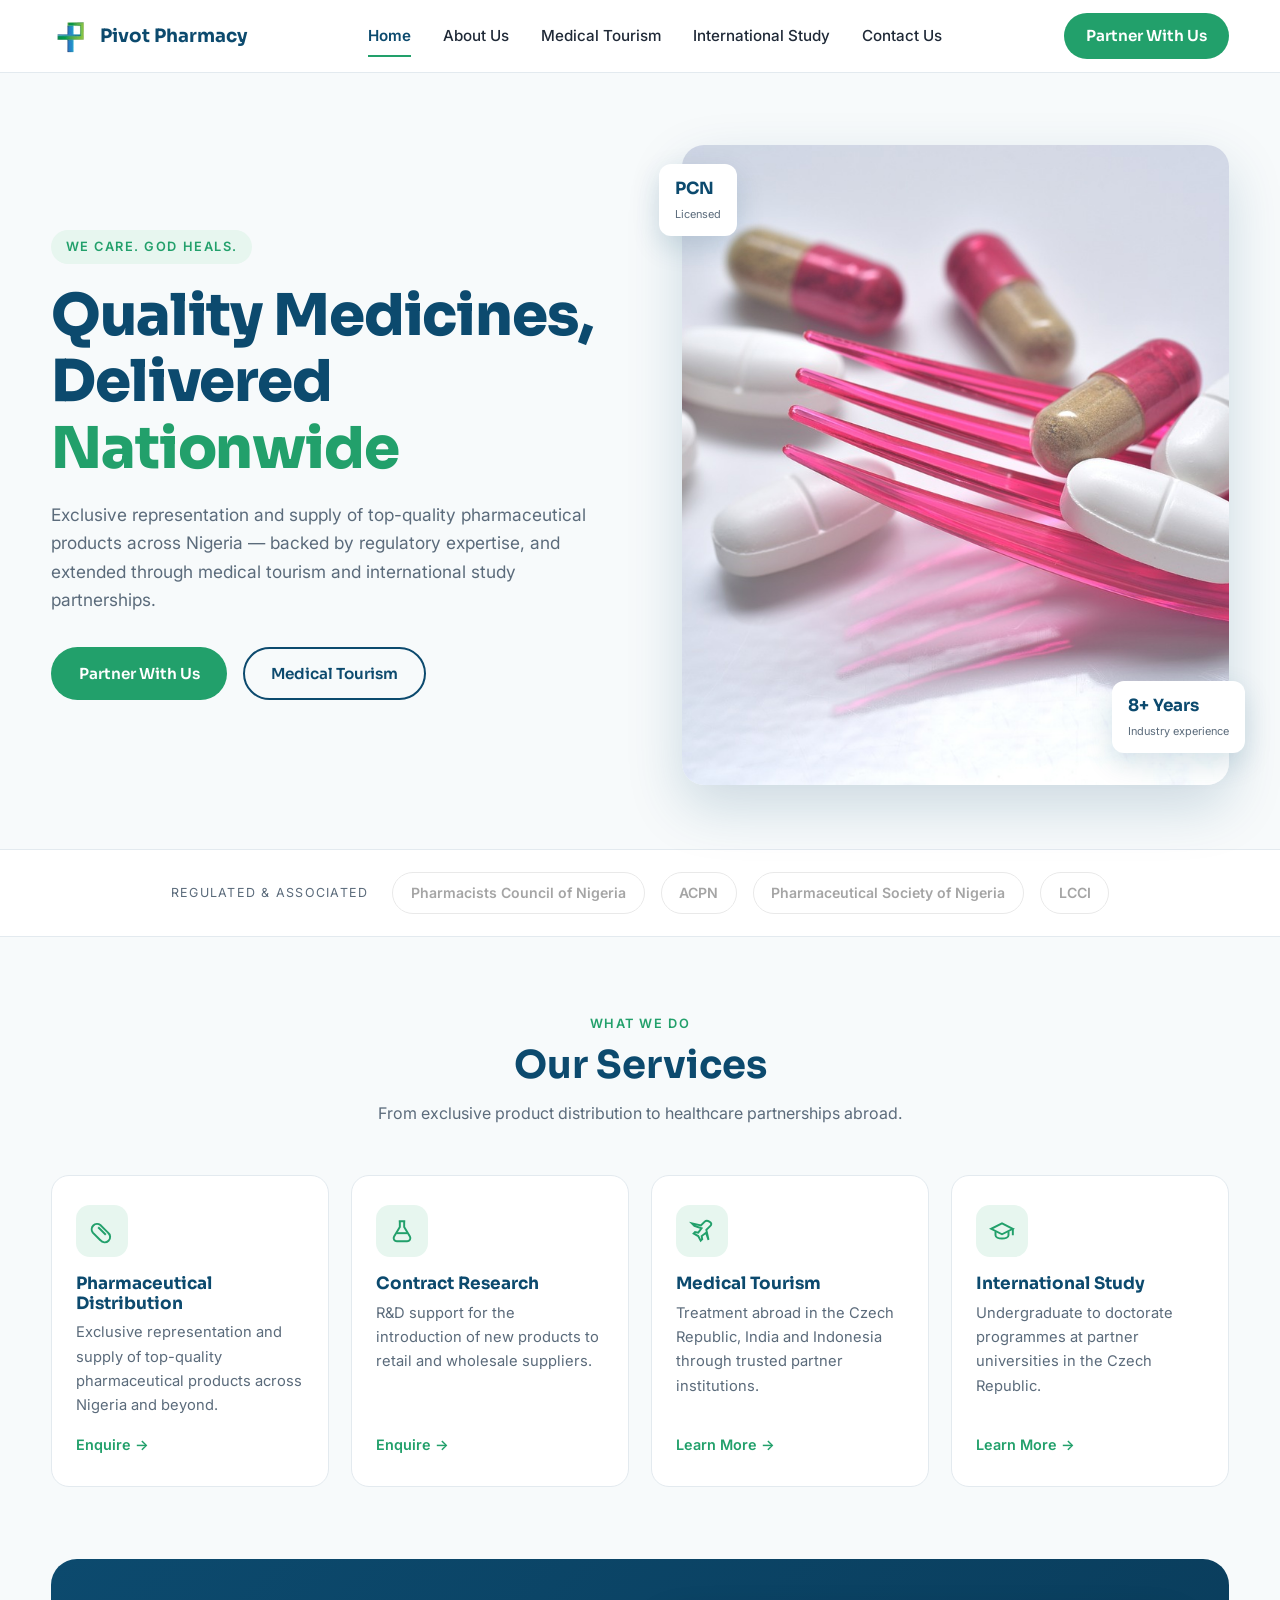
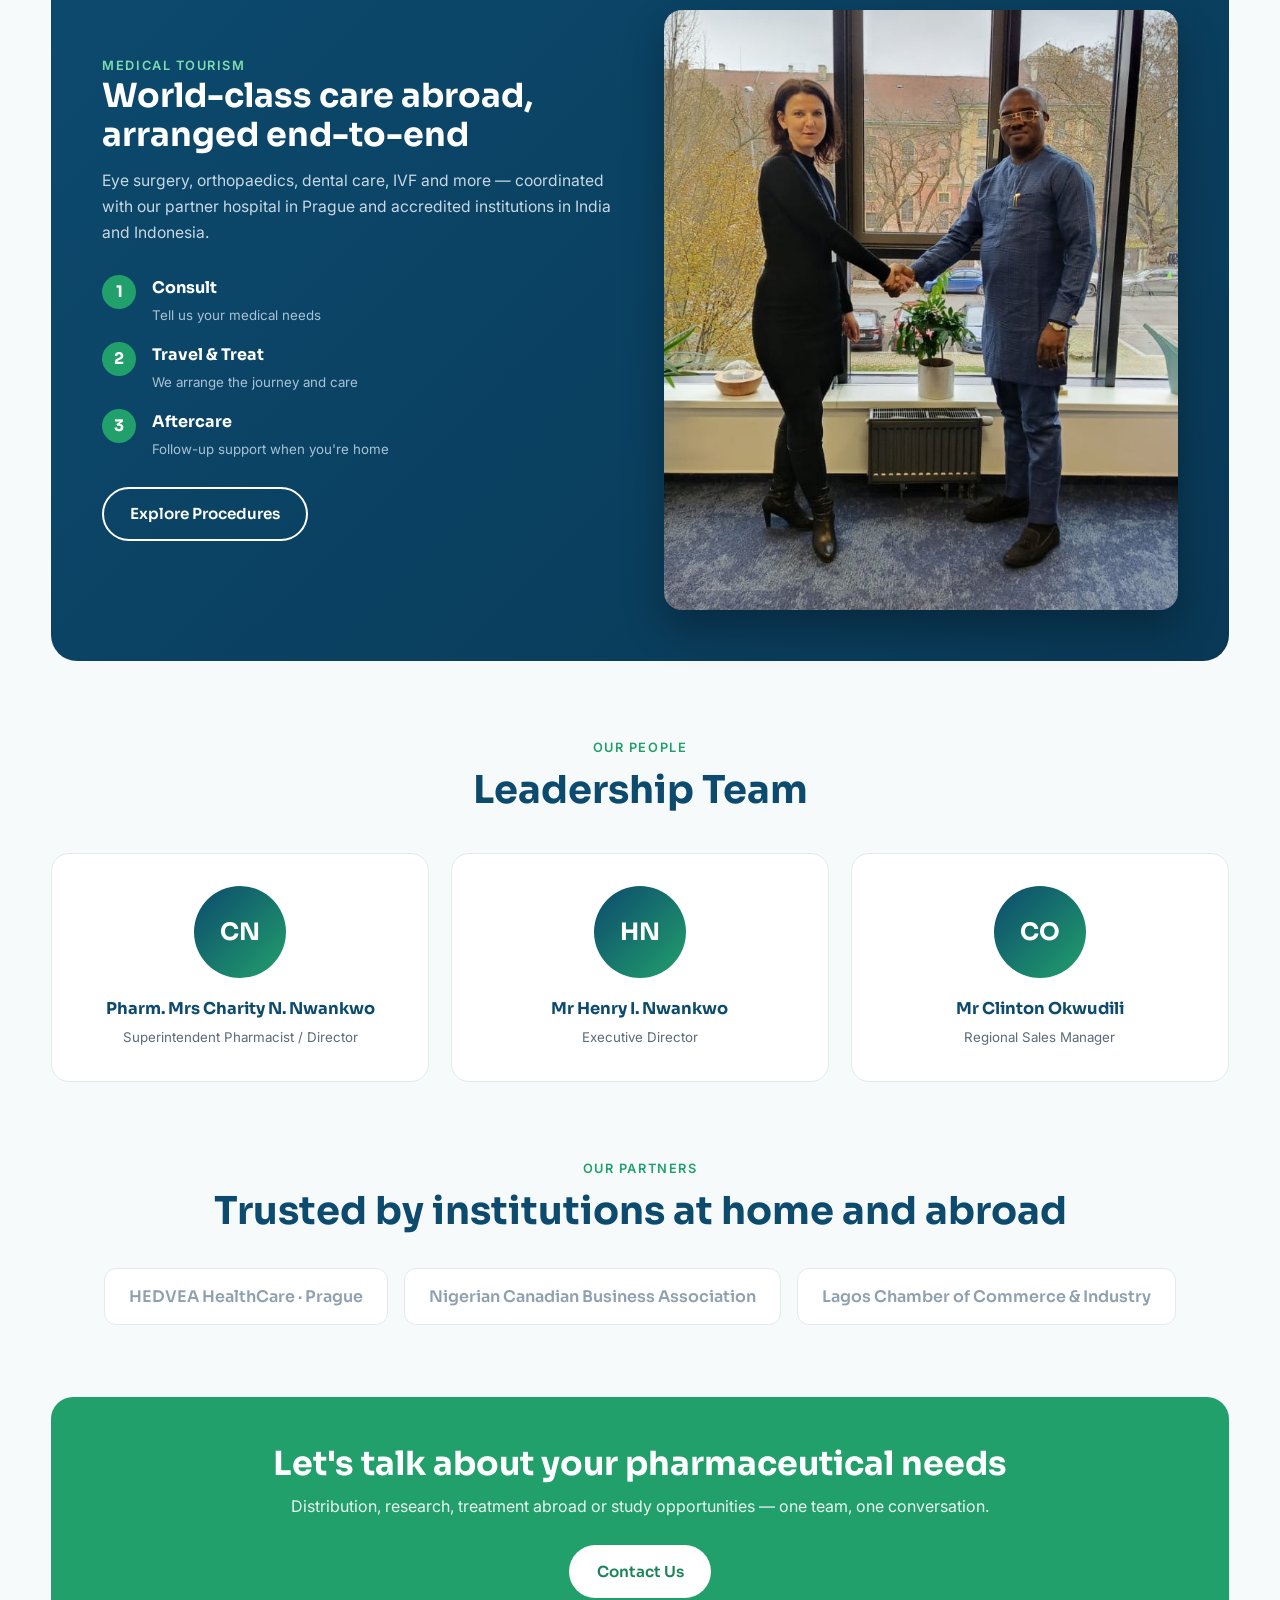
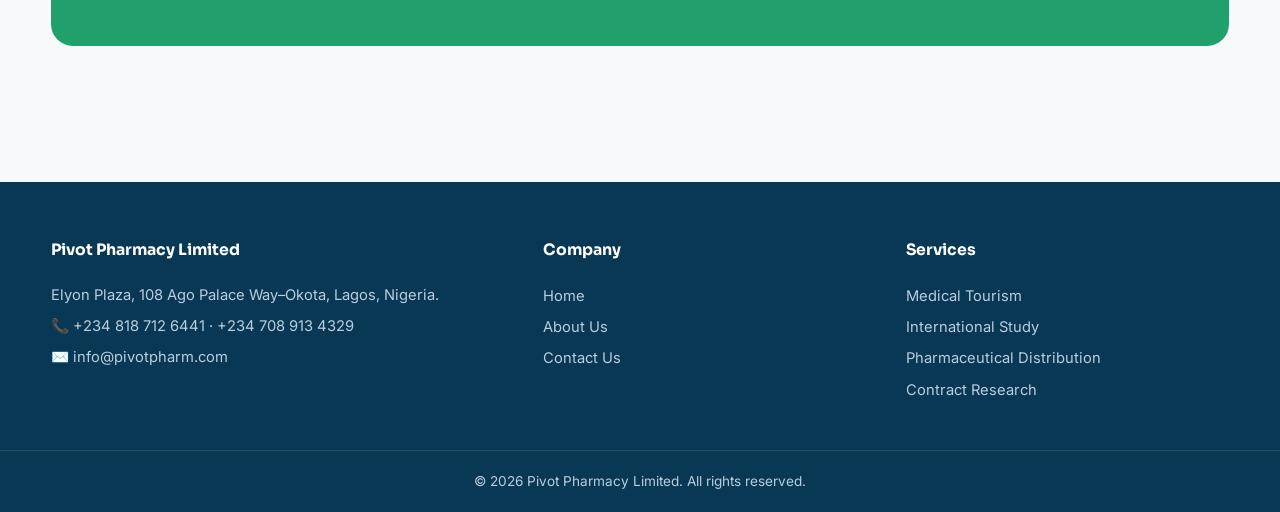
<file: index.html>
<!DOCTYPE html>
<html lang="en">
<head>
<meta charset="UTF-8">
<meta name="viewport" content="width=device-width, initial-scale=1.0">
<title>Pivot Pharmacy Ltd | Pharmaceutical Distribution, Medical Tourism & International Study — Lagos, Nigeria</title>
<meta name="description" content="Pivot Pharmacy Ltd supplies top-quality pharmaceutical products across Nigeria, and arranges medical treatment abroad and international study placements in the Czech Republic.">
<link rel="canonical" href="https://pivotpharmacy.topservice.ng/">
<!-- Open Graph / social -->
<meta property="og:type" content="website">
<meta property="og:site_name" content="Pivot Pharmacy">
<meta property="og:title" content="Pivot Pharmacy Ltd — Quality Medicines, Delivered Nationwide">
<meta property="og:description" content="Pharmaceutical distribution across Nigeria, medical tourism to the Czech Republic, India & Indonesia, and international study placements.">
<meta property="og:url" content="https://pivotpharmacy.topservice.ng/">
<meta property="og:image" content="https://pivotpharmacy.topservice.ng/assets/hero.jpg">
<meta name="twitter:card" content="summary_large_image">
<meta name="theme-color" content="#0C4A6E">
<link rel="icon" type="image/png" href="assets/logo.png">
<link rel="apple-touch-icon" href="assets/logo.png">
<link rel="preconnect" href="https://fonts.googleapis.com">
<link rel="preconnect" href="https://fonts.gstatic.com" crossorigin>
<link href="https://fonts.googleapis.com/css2?family=Sora:wght@500;600;700;800&family=Inter:wght@400;500;600&display=swap" rel="stylesheet">
<link rel="stylesheet" href="assets/style.css">
<!-- JSON-LD structured data -->
<script type="application/ld+json">
{
  "@context":"https://schema.org",
  "@type":"MedicalBusiness",
  "name":"Pivot Pharmacy Limited",
  "url":"https://pivotpharmacy.topservice.ng/",
  "logo":"https://pivotpharmacy.topservice.ng/assets/logo.png",
  "address":{"@type":"PostalAddress","streetAddress":"Elyon Plaza, 108 Ago Palace Way, Okota","addressLocality":"Lagos","addressCountry":"NG"},
  "telephone":"+2348187126441",
  "email":"info@pivotpharm.com"
}
</script>
</head>
<body>

<header>
  <div class="wrap nav">
    <a href="/" class="brand"><img src="assets/logo.png" alt="Pivot Pharmacy logo"><span>Pivot Pharmacy</span></a>
    <nav class="menu" id="menu" aria-label="Main navigation">
      <a href="/" class="active" aria-current="page">Home</a>
      <a href="about">About Us</a>
      <a href="medical-tourism">Medical Tourism</a>
      <a href="international-study">International Study</a>
      <a href="contact">Contact Us</a>
    </nav>
    <a href="contact" class="btn btn-green">Partner With Us</a>
    <button class="burger" id="burger" aria-label="Menu" aria-expanded="false">☰</button>
  </div>
</header>

<main>
<div class="wrap">
  <div class="hero">
    <div class="hero-grid">
      <div>
        <span class="eyebrow">We care. God heals.</span>
        <h1>Quality Medicines,<br>Delivered <em>Nationwide</em></h1>
        <p class="lede">Exclusive representation and supply of top-quality pharmaceutical products across Nigeria — backed by regulatory expertise, and extended through medical tourism and international study partnerships.</p>
        <div class="hero-cta">
          <a href="contact" class="btn btn-green">Partner With Us</a>
          <a href="medical-tourism" class="btn btn-outline">Medical Tourism</a>
        </div>
      </div>
      <div class="hero-photo">
        <img src="assets/hero.jpg" alt="Quality pharmaceutical products supplied by Pivot Pharmacy" width="800" height="640" fetchpriority="high">
        <div class="chip c1"><b>PCN</b><small>Licensed</small></div>
        <div class="chip c2"><b>8+ Years</b><small>Industry experience</small></div>
      </div>
    </div>
  </div>
</div>

<div class="trust">
  <div class="wrap">
    <span class="k">Regulated &amp; Associated</span>
    <span class="badge">Pharmacists Council of Nigeria</span>
    <span class="badge">ACPN</span>
    <span class="badge">Pharmaceutical Society of Nigeria</span>
    <span class="badge">LCCI</span>
  </div>
</div>

<div class="wrap">
  <section>
    <div class="center">
      <span class="sec-tag">What we do</span>
      <h2 class="sec-title">Our Services</h2>
      <p class="sec-sub">From exclusive product distribution to healthcare partnerships abroad.</p>
    </div>
    <div class="cards">
      <div class="card">
        <div class="ic"><svg viewBox="0 0 24 24"><path d="M10.5 20.5 3.5 13.5a5 5 0 0 1 7-7l7 7a5 5 0 1 1-7 7Z"/><path d="m8.5 8.5 7 7"/></svg></div>
        <h3>Pharmaceutical Distribution</h3>
        <p>Exclusive representation and supply of top-quality pharmaceutical products across Nigeria and beyond.</p>
        <a class="more" href="contact">Enquire →</a>
      </div>
      <div class="card">
        <div class="ic"><svg viewBox="0 0 24 24"><path d="M9 3h6M10 3v5.3L4.7 17a3 3 0 0 0 2.6 4.5h9.4a3 3 0 0 0 2.6-4.5L14 8.3V3"/><path d="M7 14h10"/></svg></div>
        <h3>Contract Research</h3>
        <p>R&amp;D support for the introduction of new products to retail and wholesale suppliers.</p>
        <a class="more" href="contact">Enquire →</a>
      </div>
      <div class="card">
        <div class="ic"><svg viewBox="0 0 24 24"><path d="M17.8 19.2 16 11l3.5-3.5c1.5-1.5 1.5-3-.7-4.2-2.2-1.5-3.3-1-4.3 0L11 6.8l-8.2-1.8L5 7.2l6.6 2.3-3.1 4-2.9-.5-1.3 1.4 4.2 2.3 2.3 4.2 1.4-1.3-.5-2.9 4-3.1 2.3 6.6z"/></svg></div>
        <h3>Medical Tourism</h3>
        <p>Treatment abroad in the Czech Republic, India and Indonesia through trusted partner institutions.</p>
        <a class="more" href="medical-tourism">Learn More →</a>
      </div>
      <div class="card">
        <div class="ic"><svg viewBox="0 0 24 24"><path d="M22 10 12 5 2 10l10 5 10-5Z"/><path d="M6 12.5V16c0 1.7 2.7 3 6 3s6-1.3 6-3v-3.5M22 10v6"/></svg></div>
        <h3>International Study</h3>
        <p>Undergraduate to doctorate programmes at partner universities in the Czech Republic.</p>
        <a class="more" href="international-study">Learn More →</a>
      </div>
    </div>
  </section>

  <section style="padding-top:0">
    <div class="band">
      <div>
        <span class="sec-tag" style="color:#7DDBB0">Medical Tourism</span>
        <h2>World-class care abroad, arranged end-to-end</h2>
        <p>Eye surgery, orthopaedics, dental care, IVF and more — coordinated with our partner hospital in Prague and accredited institutions in India and Indonesia.</p>
        <div class="steps">
          <div class="step"><span class="n">1</span><div><b>Consult</b><small>Tell us your medical needs</small></div></div>
          <div class="step"><span class="n">2</span><div><b>Travel &amp; Treat</b><small>We arrange the journey and care</small></div></div>
          <div class="step"><span class="n">3</span><div><b>Aftercare</b><small>Follow-up support when you're home</small></div></div>
        </div>
        <p style="margin-top:1.6rem"><a href="medical-tourism" class="btn btn-outline">Explore Procedures</a></p>
      </div>
      <img src="assets/prague.jpg" alt="HEDVEA HealthCare, our partner hospital in Prague, Czech Republic" loading="lazy" width="800" height="600">
    </div>
  </section>

  <section style="padding-top:0">
    <div class="center">
      <span class="sec-tag">Our people</span>
      <h2 class="sec-title">Leadership Team</h2>
    </div>
    <div class="team">
      <div class="member"><div class="avatar" aria-hidden="true">CN</div><b>Pharm. Mrs Charity N. Nwankwo</b><small>Superintendent Pharmacist / Director</small></div>
      <div class="member"><div class="avatar" aria-hidden="true">HN</div><b>Mr Henry I. Nwankwo</b><small>Executive Director</small></div>
      <div class="member"><div class="avatar" aria-hidden="true">CO</div><b>Mr Clinton Okwudili</b><small>Regional Sales Manager</small></div>
    </div>
  </section>

  <section style="padding-top:0" class="center">
    <span class="sec-tag">Our Partners</span>
    <h2 class="sec-title">Trusted by institutions at home and abroad</h2>
    <div class="logo-strip">
      <span class="logo-chip">HEDVEA HealthCare · Prague</span>
      <span class="logo-chip">Nigerian Canadian Business Association</span>
      <span class="logo-chip">Lagos Chamber of Commerce &amp; Industry</span>
    </div>
  </section>

  <section style="padding-top:0">
    <div class="cta">
      <h2>Let's talk about your pharmaceutical needs</h2>
      <p>Distribution, research, treatment abroad or study opportunities — one team, one conversation.</p>
      <a href="contact" class="btn btn-white">Contact Us</a>
    </div>
  </section>
</div>
</main>

<footer>
  <div class="wrap foot">
    <div>
      <h4>Pivot Pharmacy Limited</h4>
      <p>Elyon Plaza, 108 Ago Palace Way–Okota, Lagos, Nigeria.</p>
      <p>📞 <a href="tel:+2348187126441" style="display:inline;color:#B9CEDD">+234 818 712 6441</a> · <a href="tel:+2347089134329" style="display:inline;color:#B9CEDD">+234 708 913 4329</a></p>
      <p>✉️ <a href="mailto:info@pivotpharm.com" style="display:inline;color:#B9CEDD">info@pivotpharm.com</a></p>
    </div>
    <div>
      <h4>Company</h4>
      <a href="/">Home</a><a href="about">About Us</a><a href="contact">Contact Us</a>
    </div>
    <div>
      <h4>Services</h4>
      <a href="medical-tourism">Medical Tourism</a><a href="international-study">International Study</a><a href="contact">Pharmaceutical Distribution</a><a href="contact">Contract Research</a>
    </div>
  </div>
  <div class="copy">© 2026 Pivot Pharmacy Limited. All rights reserved.</div>
</footer>

<script src="assets/main.js" defer></script>
</body>
</html>
</file>
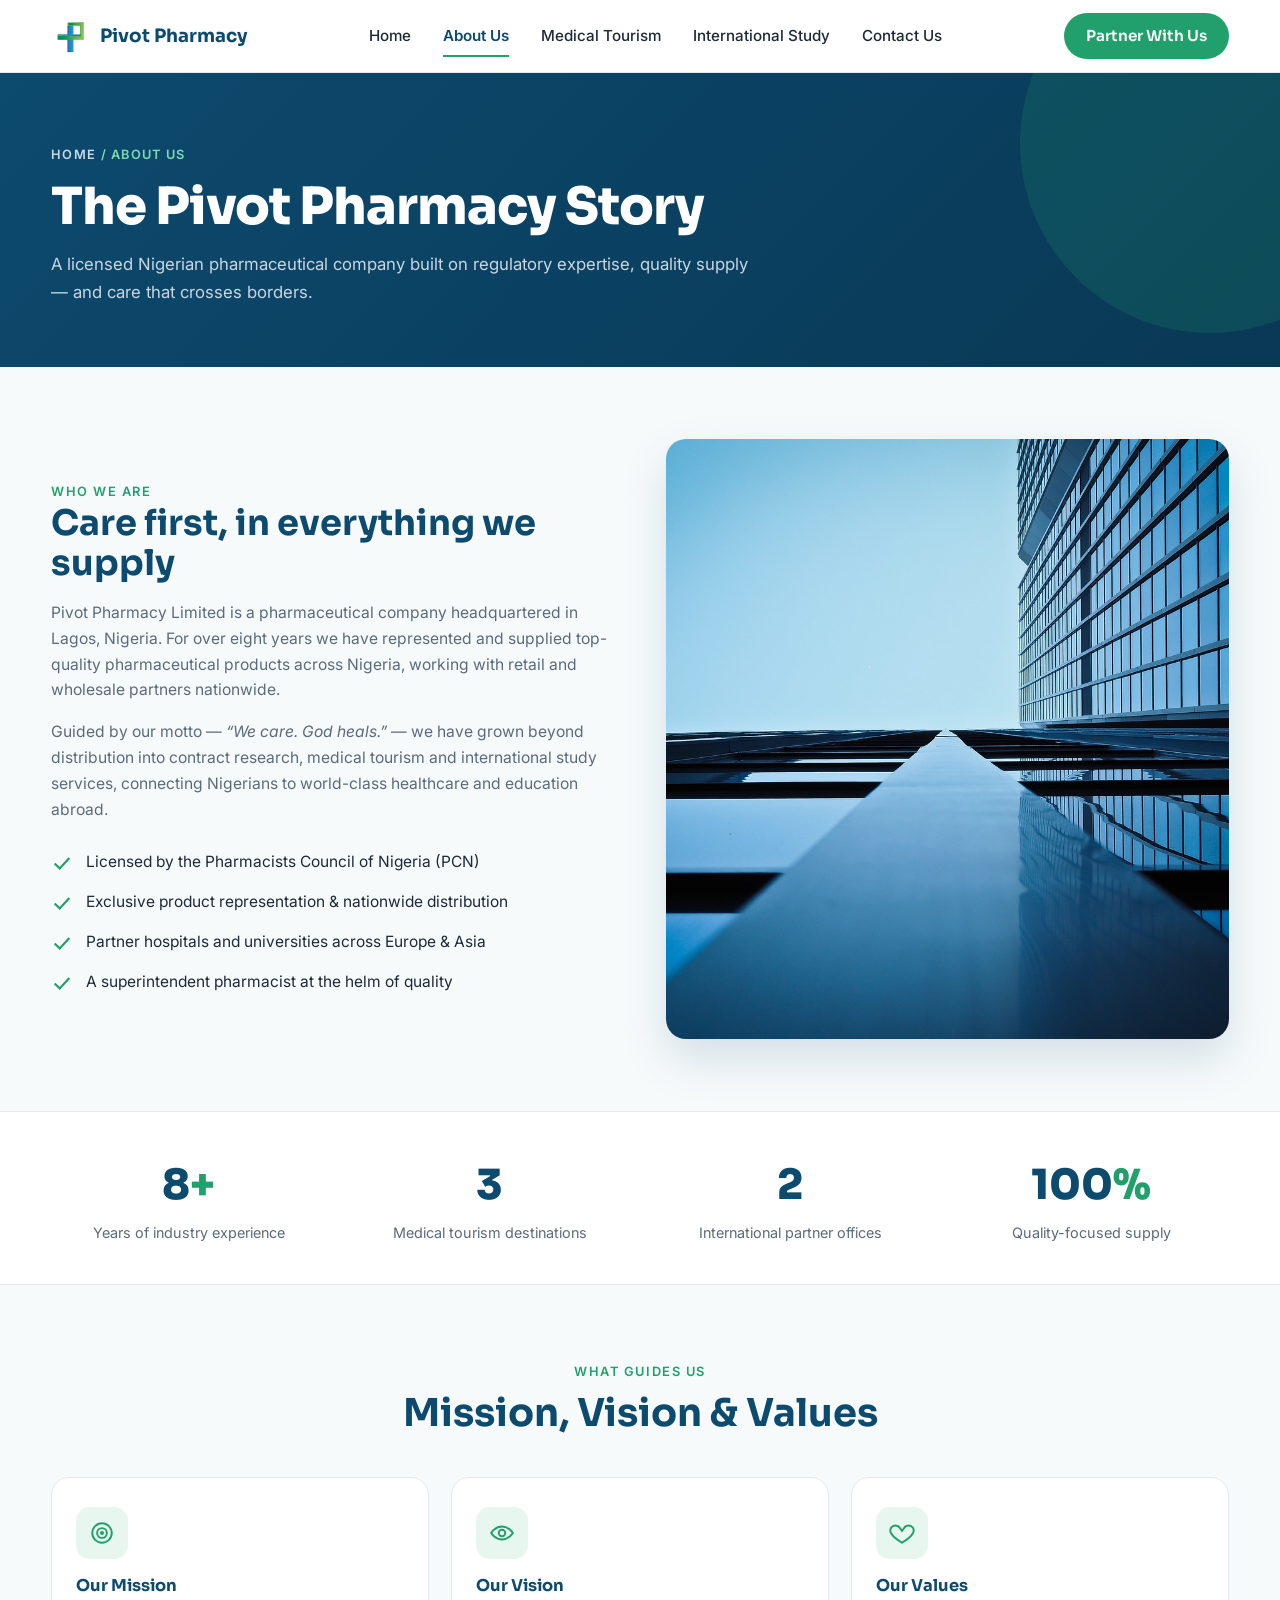
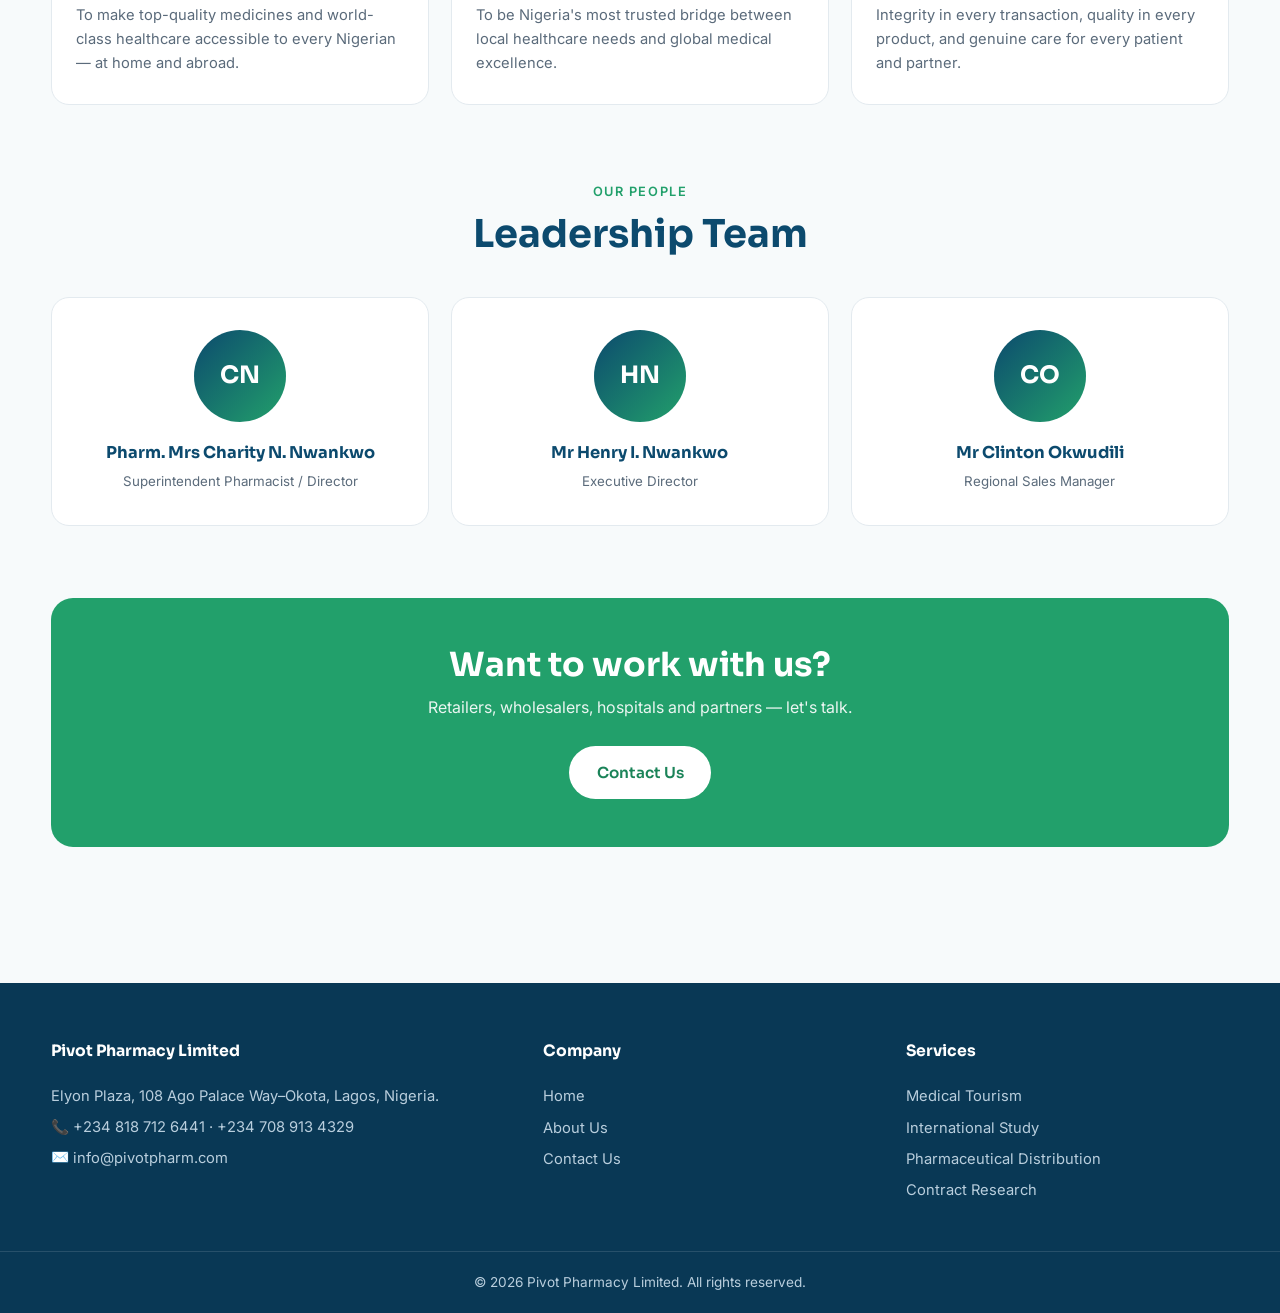
<file: about.html>
<!DOCTYPE html>
<html lang="en">
<head>
<meta charset="UTF-8">
<meta name="viewport" content="width=device-width, initial-scale=1.0">
<title>About Us | Pivot Pharmacy Ltd — PCN-Licensed Pharmaceutical Company in Lagos</title>
<meta name="description" content="Pivot Pharmacy Ltd is a PCN-licensed pharmaceutical company in Lagos, Nigeria, with 8+ years of experience in product distribution, contract research, medical tourism and international study services.">
<link rel="canonical" href="https://pivotpharmacy.topservice.ng/about">
<meta property="og:type" content="website">
<meta property="og:site_name" content="Pivot Pharmacy">
<meta property="og:title" content="About Pivot Pharmacy Ltd">
<meta property="og:description" content="PCN-licensed pharmaceutical company in Lagos with 8+ years in distribution, research, medical tourism and international study.">
<meta property="og:url" content="https://pivotpharmacy.topservice.ng/about">
<meta property="og:image" content="https://pivotpharmacy.topservice.ng/assets/about.jpg">
<meta name="twitter:card" content="summary_large_image">
<meta name="theme-color" content="#0C4A6E">
<link rel="icon" type="image/png" href="assets/logo.png">
<link rel="apple-touch-icon" href="assets/logo.png">
<link rel="preconnect" href="https://fonts.googleapis.com">
<link rel="preconnect" href="https://fonts.gstatic.com" crossorigin>
<link href="https://fonts.googleapis.com/css2?family=Sora:wght@500;600;700;800&family=Inter:wght@400;500;600&display=swap" rel="stylesheet">
<link rel="stylesheet" href="assets/style.css">
</head>
<body>

<header>
  <div class="wrap nav">
    <a href="/" class="brand"><img src="assets/logo.png" alt="Pivot Pharmacy logo"><span>Pivot Pharmacy</span></a>
    <nav class="menu" id="menu" aria-label="Main navigation">
      <a href="/">Home</a>
      <a href="about" class="active" aria-current="page">About Us</a>
      <a href="medical-tourism">Medical Tourism</a>
      <a href="international-study">International Study</a>
      <a href="contact">Contact Us</a>
    </nav>
    <a href="contact" class="btn btn-green">Partner With Us</a>
    <button class="burger" id="burger" aria-label="Menu" aria-expanded="false">☰</button>
  </div>
</header>

<main>
<div class="page-hero">
  <div class="wrap">
    <span class="crumbs"><a href="/">Home</a> / About Us</span>
    <h1>The Pivot Pharmacy Story</h1>
    <p>A licensed Nigerian pharmaceutical company built on regulatory expertise, quality supply — and care that crosses borders.</p>
  </div>
</div>

<div class="wrap">
  <section>
    <div class="split">
      <div>
        <span class="sec-tag">Who we are</span>
        <h2>Care first, in everything we supply</h2>
        <p>Pivot Pharmacy Limited is a pharmaceutical company headquartered in Lagos, Nigeria. For over eight years we have represented and supplied top-quality pharmaceutical products across Nigeria, working with retail and wholesale partners nationwide.</p>
        <p>Guided by our motto — <em>“We care. God heals.”</em> — we have grown beyond distribution into contract research, medical tourism and international study services, connecting Nigerians to world-class healthcare and education abroad.</p>
        <ul class="ticks">
          <li><svg viewBox="0 0 24 24"><path d="M4 12.5 9.5 18 20 6.5"/></svg>Licensed by the Pharmacists Council of Nigeria (PCN)</li>
          <li><svg viewBox="0 0 24 24"><path d="M4 12.5 9.5 18 20 6.5"/></svg>Exclusive product representation &amp; nationwide distribution</li>
          <li><svg viewBox="0 0 24 24"><path d="M4 12.5 9.5 18 20 6.5"/></svg>Partner hospitals and universities across Europe &amp; Asia</li>
          <li><svg viewBox="0 0 24 24"><path d="M4 12.5 9.5 18 20 6.5"/></svg>A superintendent pharmacist at the helm of quality</li>
        </ul>
      </div>
      <div class="media"><img src="assets/about.jpg" alt="Pivot Pharmacy corporate headquarters" loading="lazy" width="800" height="600"></div>
    </div>
  </section>
</div>

<div class="stats-band">
  <div class="wrap">
    <div><b>8<i>+</i></b><span>Years of industry experience</span></div>
    <div><b>3</b><span>Medical tourism destinations</span></div>
    <div><b>2</b><span>International partner offices</span></div>
    <div><b>100<i>%</i></b><span>Quality-focused supply</span></div>
  </div>
</div>

<div class="wrap">
  <section>
    <div class="center">
      <span class="sec-tag">What guides us</span>
      <h2 class="sec-title">Mission, Vision &amp; Values</h2>
    </div>
    <div class="tri">
      <div class="card">
        <div class="ic"><svg viewBox="0 0 24 24"><circle cx="12" cy="12" r="9"/><circle cx="12" cy="12" r="4.5"/><circle cx="12" cy="12" r="1" fill="currentColor"/></svg></div>
        <h3>Our Mission</h3>
        <p>To make top-quality medicines and world-class healthcare accessible to every Nigerian — at home and abroad.</p>
      </div>
      <div class="card">
        <div class="ic"><svg viewBox="0 0 24 24"><path d="M2 12s3.5-6 10-6 10 6 10 6-3.5 6-10 6-10-6-10-6Z"/><circle cx="12" cy="12" r="3"/></svg></div>
        <h3>Our Vision</h3>
        <p>To be Nigeria's most trusted bridge between local healthcare needs and global medical excellence.</p>
      </div>
      <div class="card">
        <div class="ic"><svg viewBox="0 0 24 24"><path d="M12 21s-8-4.7-10.3-9.2C.2 8.6 2.4 5 5.8 5c2 0 3.6 1.1 4.4 2.6L12 10l1.8-2.4C14.6 6.1 16.2 5 18.2 5c3.4 0 5.6 3.6 4.1 6.8C20 16.3 12 21 12 21Z"/></svg></div>
        <h3>Our Values</h3>
        <p>Integrity in every transaction, quality in every product, and genuine care for every patient and partner.</p>
      </div>
    </div>
  </section>

  <section style="padding-top:0">
    <div class="center">
      <span class="sec-tag">Our people</span>
      <h2 class="sec-title">Leadership Team</h2>
    </div>
    <div class="team">
      <div class="member"><div class="avatar" aria-hidden="true">CN</div><b>Pharm. Mrs Charity N. Nwankwo</b><small>Superintendent Pharmacist / Director</small></div>
      <div class="member"><div class="avatar" aria-hidden="true">HN</div><b>Mr Henry I. Nwankwo</b><small>Executive Director</small></div>
      <div class="member"><div class="avatar" aria-hidden="true">CO</div><b>Mr Clinton Okwudili</b><small>Regional Sales Manager</small></div>
    </div>
  </section>

  <section style="padding-top:0">
    <div class="cta">
      <h2>Want to work with us?</h2>
      <p>Retailers, wholesalers, hospitals and partners — let's talk.</p>
      <a href="contact" class="btn btn-white">Contact Us</a>
    </div>
  </section>
</div>
</main>

<footer>
  <div class="wrap foot">
    <div>
      <h4>Pivot Pharmacy Limited</h4>
      <p>Elyon Plaza, 108 Ago Palace Way–Okota, Lagos, Nigeria.</p>
      <p>📞 <a href="tel:+2348187126441" style="display:inline;color:#B9CEDD">+234 818 712 6441</a> · <a href="tel:+2347089134329" style="display:inline;color:#B9CEDD">+234 708 913 4329</a></p>
      <p>✉️ <a href="mailto:info@pivotpharm.com" style="display:inline;color:#B9CEDD">info@pivotpharm.com</a></p>
    </div>
    <div>
      <h4>Company</h4>
      <a href="/">Home</a><a href="about">About Us</a><a href="contact">Contact Us</a>
    </div>
    <div>
      <h4>Services</h4>
      <a href="medical-tourism">Medical Tourism</a><a href="international-study">International Study</a><a href="contact">Pharmaceutical Distribution</a><a href="contact">Contract Research</a>
    </div>
  </div>
  <div class="copy">© 2026 Pivot Pharmacy Limited. All rights reserved.</div>
</footer>

<script src="assets/main.js" defer></script>
</body>
</html>
</file>
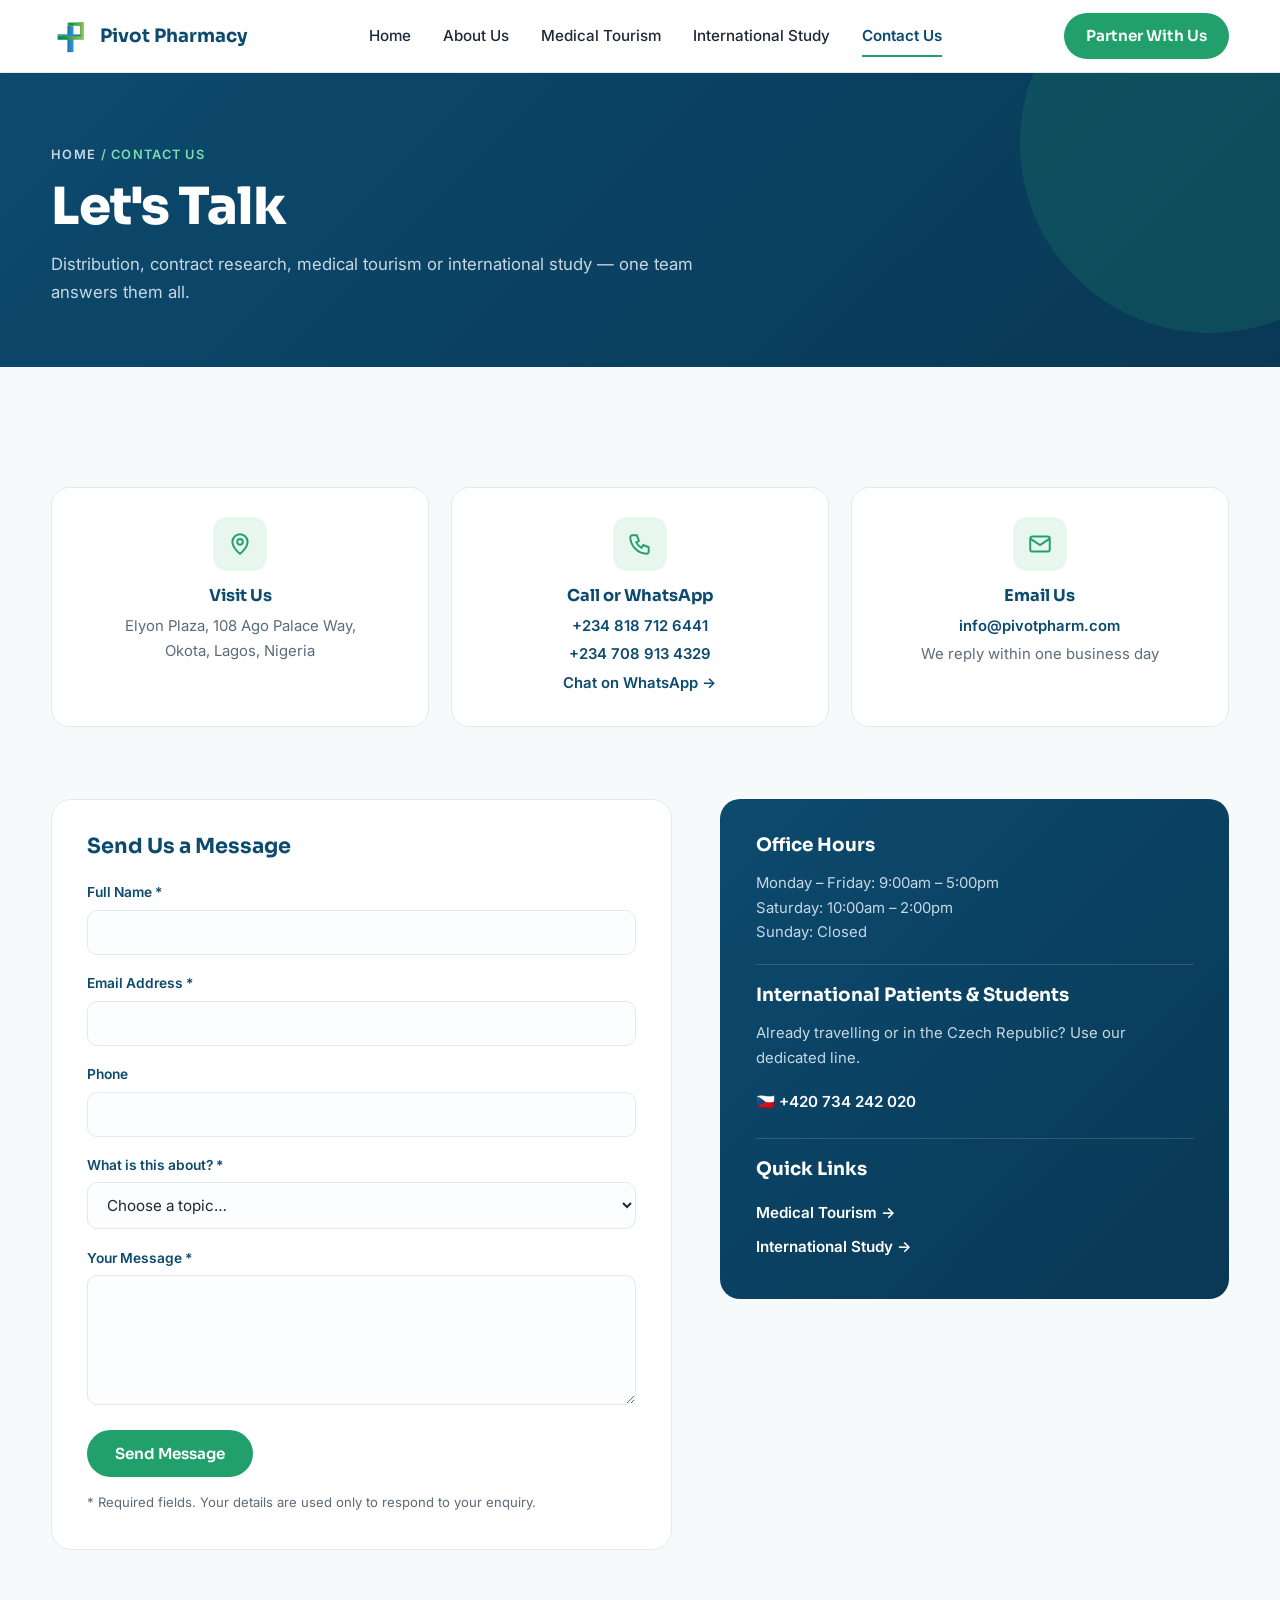
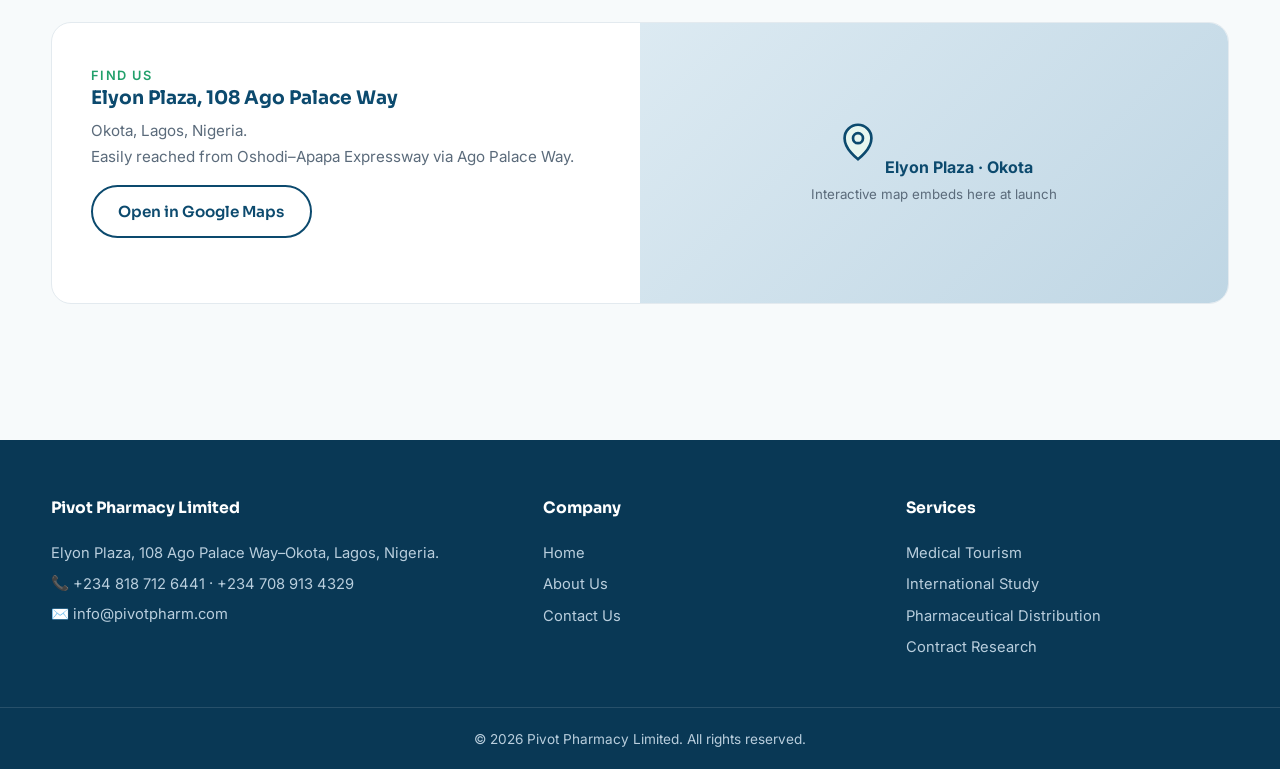
<file: contact.html>
<!DOCTYPE html>
<html lang="en">
<head>
<meta charset="UTF-8">
<meta name="viewport" content="width=device-width, initial-scale=1.0">
<title>Contact Us | Pivot Pharmacy Ltd — Lagos, Nigeria</title>
<meta name="description" content="Reach Pivot Pharmacy Ltd at Elyon Plaza, 108 Ago Palace Way, Okota, Lagos. Call +234 818 712 6441 or email info@pivotpharm.com for distribution, medical tourism and study enquiries.">
<link rel="canonical" href="https://pivotpharmacy.topservice.ng/contact">
<meta property="og:type" content="website">
<meta property="og:site_name" content="Pivot Pharmacy">
<meta property="og:title" content="Contact Pivot Pharmacy Ltd">
<meta property="og:description" content="Elyon Plaza, 108 Ago Palace Way, Okota, Lagos · +234 818 712 6441 · info@pivotpharm.com">
<meta property="og:url" content="https://pivotpharmacy.topservice.ng/contact">
<meta property="og:image" content="https://pivotpharmacy.topservice.ng/assets/logo.png">
<meta name="twitter:card" content="summary">
<meta name="theme-color" content="#0C4A6E">
<link rel="icon" type="image/png" href="assets/logo.png">
<link rel="apple-touch-icon" href="assets/logo.png">
<link rel="preconnect" href="https://fonts.googleapis.com">
<link rel="preconnect" href="https://fonts.gstatic.com" crossorigin>
<link href="https://fonts.googleapis.com/css2?family=Sora:wght@500;600;700;800&family=Inter:wght@400;500;600&display=swap" rel="stylesheet">
<link rel="stylesheet" href="assets/style.css">
</head>
<body>

<header>
  <div class="wrap nav">
    <a href="/" class="brand"><img src="assets/logo.png" alt="Pivot Pharmacy logo"><span>Pivot Pharmacy</span></a>
    <nav class="menu" id="menu" aria-label="Main navigation">
      <a href="/">Home</a>
      <a href="about">About Us</a>
      <a href="medical-tourism">Medical Tourism</a>
      <a href="international-study">International Study</a>
      <a href="contact" class="active" aria-current="page">Contact Us</a>
    </nav>
    <a href="contact" class="btn btn-green">Partner With Us</a>
    <button class="burger" id="burger" aria-label="Menu" aria-expanded="false">☰</button>
  </div>
</header>

<main>
<div class="page-hero">
  <div class="wrap">
    <span class="crumbs"><a href="/">Home</a> / Contact Us</span>
    <h1>Let's Talk</h1>
    <p>Distribution, contract research, medical tourism or international study — one team answers them all.</p>
  </div>
</div>

<div class="wrap">
  <section>
    <div class="contact-grid">
      <div class="info-card">
        <div class="ic"><svg viewBox="0 0 24 24"><path d="M12 21s7-5.1 7-11a7 7 0 1 0-14 0c0 5.9 7 11 7 11Z"/><circle cx="12" cy="10" r="2.6"/></svg></div>
        <h3>Visit Us</h3>
        <p>Elyon Plaza, 108 Ago Palace Way,<br>Okota, Lagos, Nigeria</p>
      </div>
      <div class="info-card">
        <div class="ic"><svg viewBox="0 0 24 24"><path d="M5 4h4l2 5-2.5 1.5a12 12 0 0 0 5 5L15 13l5 2v4a2 2 0 0 1-2 2A16 16 0 0 1 3 6a2 2 0 0 1 2-2Z"/></svg></div>
        <h3>Call or WhatsApp</h3>
        <a href="tel:+2348187126441">+234 818 712 6441</a>
        <a href="tel:+2347089134329">+234 708 913 4329</a>
        <a href="https://wa.me/2348187126441" target="_blank" rel="noopener">Chat on WhatsApp →</a>
      </div>
      <div class="info-card">
        <div class="ic"><svg viewBox="0 0 24 24"><rect x="3" y="5" width="18" height="14" rx="2"/><path d="m3 7 9 6 9-6"/></svg></div>
        <h3>Email Us</h3>
        <a href="mailto:info@pivotpharm.com">info@pivotpharm.com</a>
        <p>We reply within one business day</p>
      </div>
    </div>
  </section>

  <section style="padding-top:0">
    <div class="form-wrap">
      <form class="form" data-contact novalidate="false">
        <h2>Send Us a Message</h2>
        <div class="ok" role="status">Your email app should now open with your message ready — press send there to reach us. (A direct form backend will replace this at launch.)</div>
        <div class="field">
          <label for="name">Full Name *</label>
          <input id="name" name="name" type="text" required autocomplete="name">
        </div>
        <div class="field">
          <label for="email">Email Address *</label>
          <input id="email" name="email" type="email" required autocomplete="email">
        </div>
        <div class="field">
          <label for="phone">Phone</label>
          <input id="phone" name="phone" type="tel" autocomplete="tel">
        </div>
        <div class="field">
          <label for="topic">What is this about? *</label>
          <select id="topic" name="topic" required>
            <option value="">Choose a topic…</option>
            <option>Pharmaceutical Distribution</option>
            <option>Contract Research</option>
            <option>Medical Tourism</option>
            <option>International Study</option>
            <option>General Enquiry</option>
          </select>
        </div>
        <div class="field">
          <label for="message">Your Message *</label>
          <textarea id="message" name="message" required></textarea>
        </div>
        <button class="btn btn-green" type="submit">Send Message</button>
        <p class="note">* Required fields. Your details are used only to respond to your enquiry.</p>
      </form>
      <div class="side-panel">
        <h3>Office Hours</h3>
        <p>Monday – Friday: 9:00am – 5:00pm<br>Saturday: 10:00am – 2:00pm<br>Sunday: Closed</p>
        <hr>
        <h3>International Patients &amp; Students</h3>
        <p>Already travelling or in the Czech Republic? Use our dedicated line.</p>
        <a href="tel:+420734242020">🇨🇿 +420 734 242 020</a>
        <hr>
        <h3>Quick Links</h3>
        <a href="medical-tourism">Medical Tourism →</a>
        <a href="international-study">International Study →</a>
      </div>
    </div>

    <div class="map-panel">
      <div class="addr">
        <span class="sec-tag">Find us</span>
        <h3>Elyon Plaza, 108 Ago Palace Way</h3>
        <p>Okota, Lagos, Nigeria.<br>Easily reached from Oshodi–Apapa Expressway via Ago Palace Way.</p>
        <p style="margin-top:1rem"><a class="btn btn-outline" href="https://www.google.com/maps/search/?api=1&query=108+Ago+Palace+Way+Okota+Lagos" target="_blank" rel="noopener">Open in Google Maps</a></p>
      </div>
      <div class="map-pin map-visual">
        <div>
          <svg viewBox="0 0 24 24"><path d="M12 21s7-5.1 7-11a7 7 0 1 0-14 0c0 5.9 7 11 7 11Z"/><circle cx="12" cy="10" r="2.6"/></svg>
          <b>Elyon Plaza · Okota</b><br>
          <small>Interactive map embeds here at launch</small>
        </div>
      </div>
    </div>
  </section>
</div>
</main>

<footer>
  <div class="wrap foot">
    <div>
      <h4>Pivot Pharmacy Limited</h4>
      <p>Elyon Plaza, 108 Ago Palace Way–Okota, Lagos, Nigeria.</p>
      <p>📞 <a href="tel:+2348187126441" style="display:inline;color:#B9CEDD">+234 818 712 6441</a> · <a href="tel:+2347089134329" style="display:inline;color:#B9CEDD">+234 708 913 4329</a></p>
      <p>✉️ <a href="mailto:info@pivotpharm.com" style="display:inline;color:#B9CEDD">info@pivotpharm.com</a></p>
    </div>
    <div>
      <h4>Company</h4>
      <a href="/">Home</a><a href="about">About Us</a><a href="contact">Contact Us</a>
    </div>
    <div>
      <h4>Services</h4>
      <a href="medical-tourism">Medical Tourism</a><a href="international-study">International Study</a><a href="contact">Pharmaceutical Distribution</a><a href="contact">Contract Research</a>
    </div>
  </div>
  <div class="copy">© 2026 Pivot Pharmacy Limited. All rights reserved.</div>
</footer>

<script src="assets/main.js" defer></script>
</body>
</html>
</file>
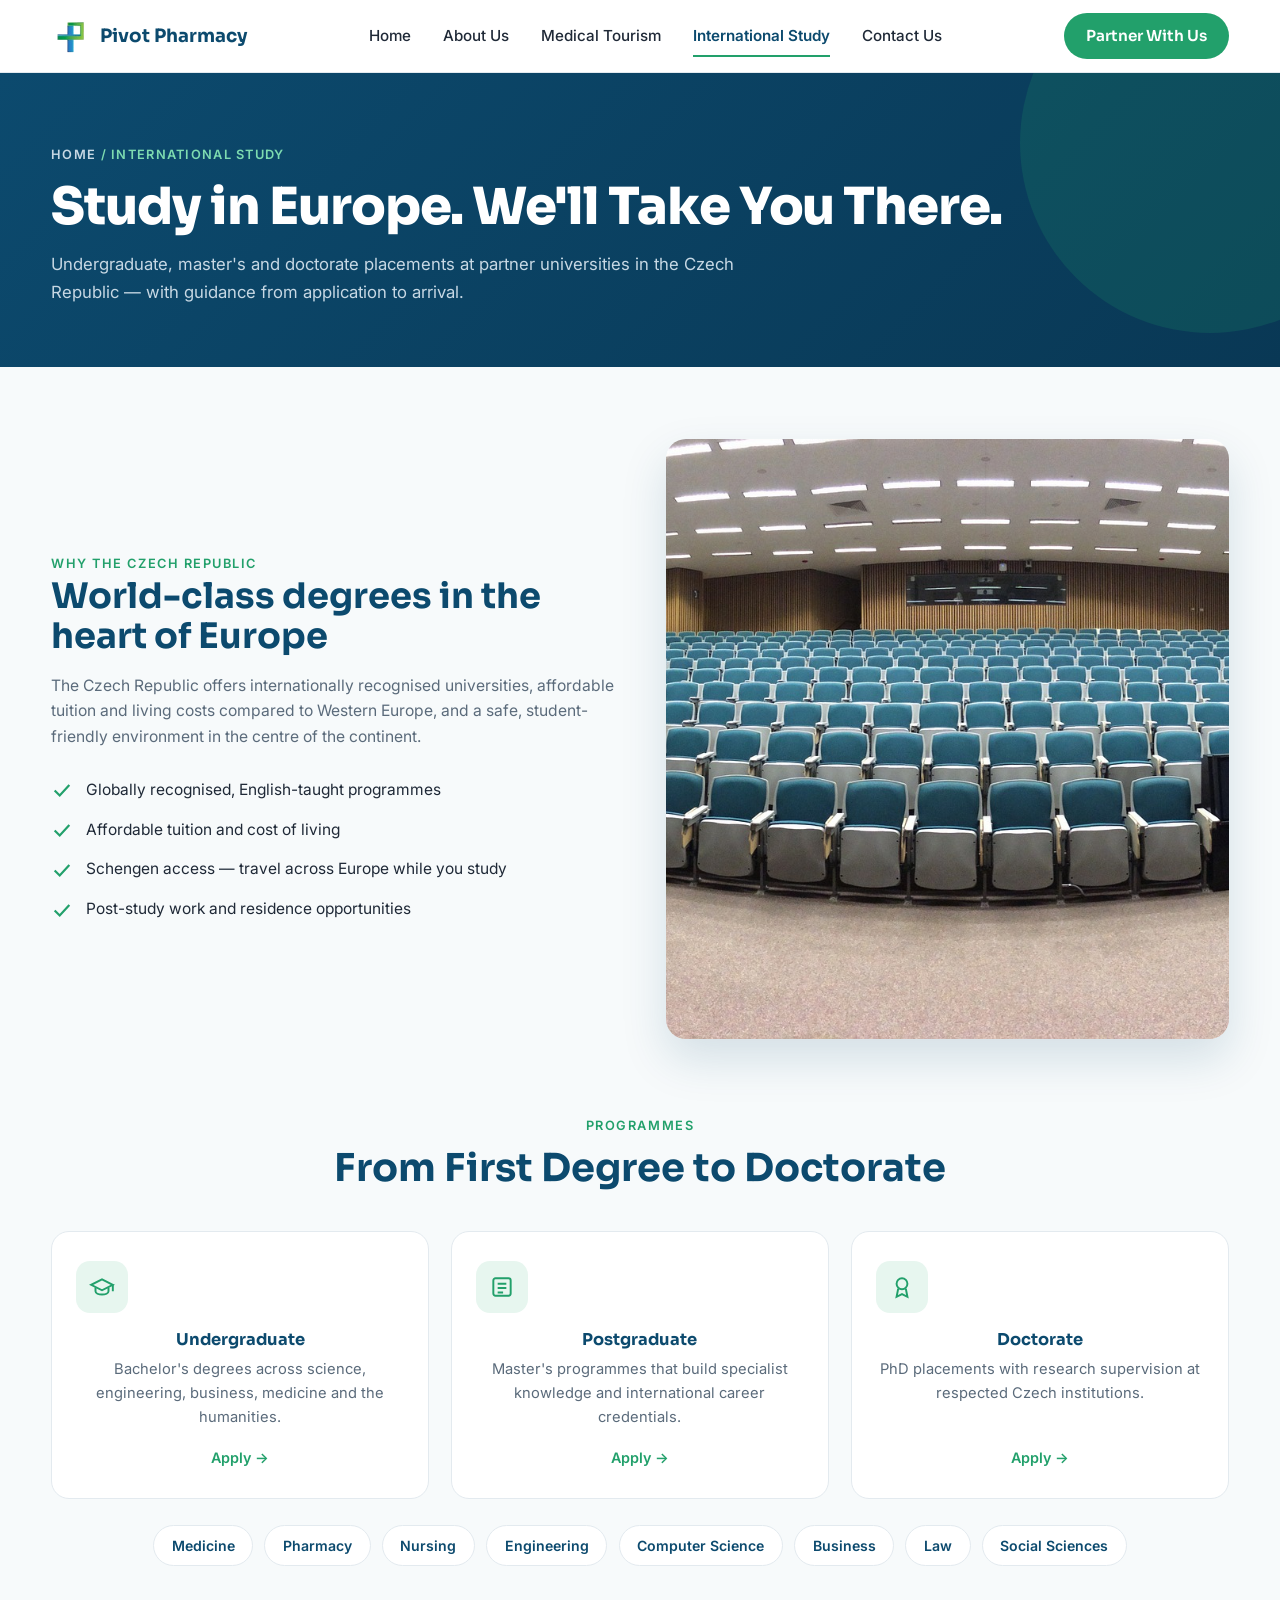
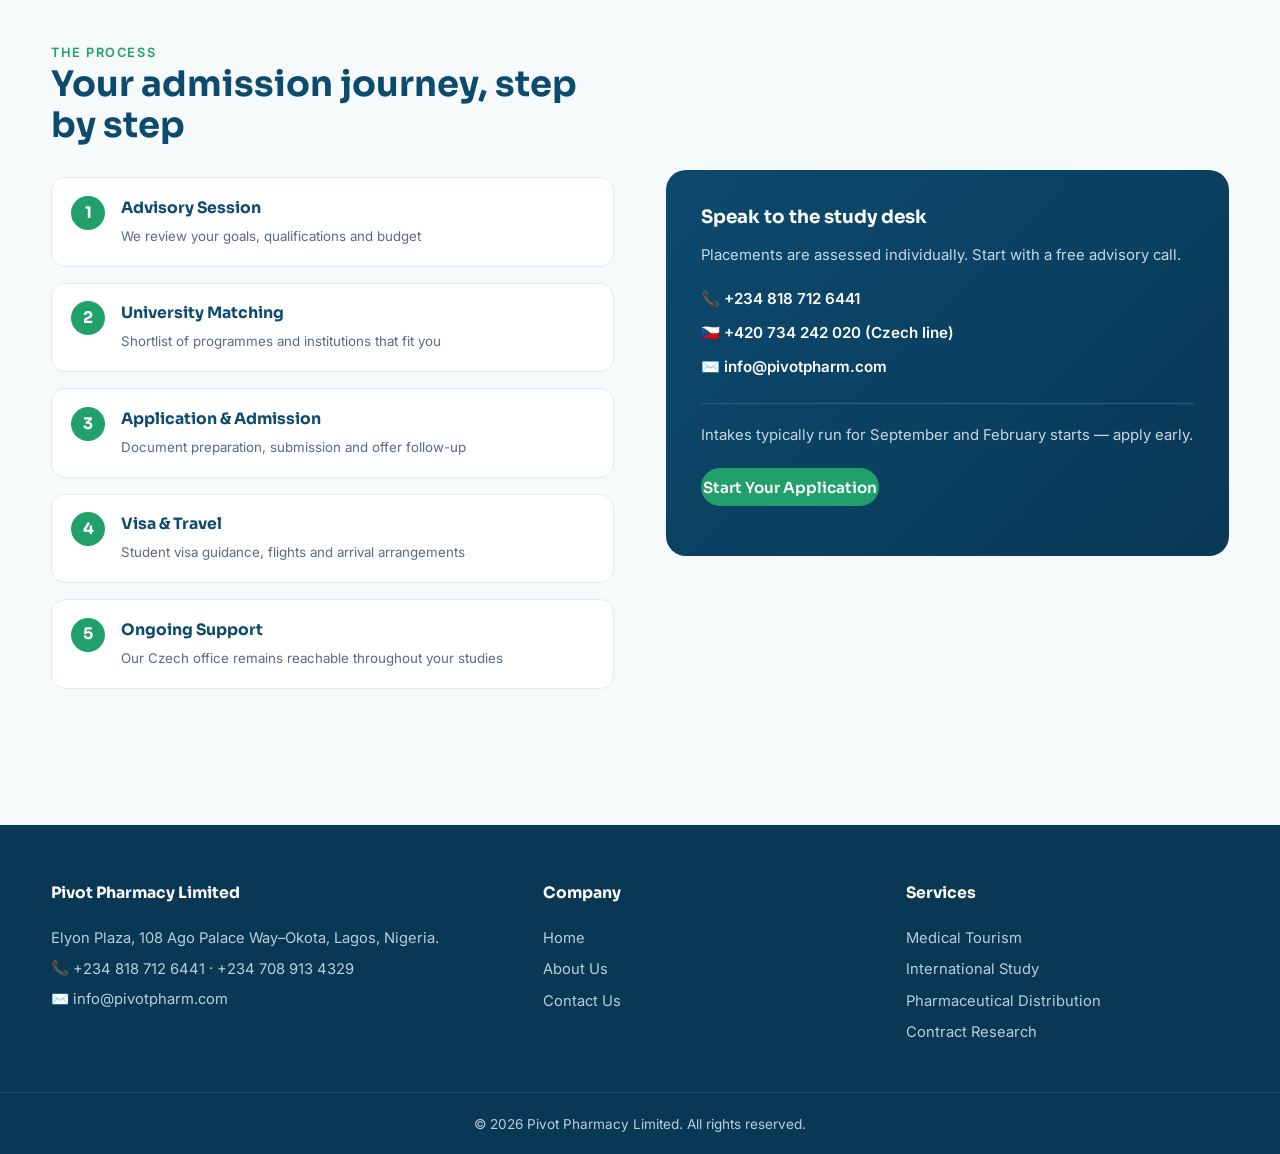
<file: international-study.html>
<!DOCTYPE html>
<html lang="en">
<head>
<meta charset="UTF-8">
<meta name="viewport" content="width=device-width, initial-scale=1.0">
<title>International Study | Study in the Czech Republic — Pivot Pharmacy</title>
<meta name="description" content="Pivot Pharmacy's international study service places Nigerian students in Czech universities — from undergraduate to doctorate programmes — with application, visa and travel support.">
<link rel="canonical" href="https://pivotpharmacy.topservice.ng/international-study">
<meta property="og:type" content="website">
<meta property="og:site_name" content="Pivot Pharmacy">
<meta property="og:title" content="International Study — Pivot Pharmacy">
<meta property="og:description" content="Undergraduate to doctorate programmes at partner universities in the Czech Republic, with application, visa and travel support.">
<meta property="og:url" content="https://pivotpharmacy.topservice.ng/international-study">
<meta property="og:image" content="https://pivotpharmacy.topservice.ng/assets/study.jpg">
<meta name="twitter:card" content="summary_large_image">
<meta name="theme-color" content="#0C4A6E">
<link rel="icon" type="image/png" href="assets/logo.png">
<link rel="apple-touch-icon" href="assets/logo.png">
<link rel="preconnect" href="https://fonts.googleapis.com">
<link rel="preconnect" href="https://fonts.gstatic.com" crossorigin>
<link href="https://fonts.googleapis.com/css2?family=Sora:wght@500;600;700;800&family=Inter:wght@400;500;600&display=swap" rel="stylesheet">
<link rel="stylesheet" href="assets/style.css">
</head>
<body>

<header>
  <div class="wrap nav">
    <a href="/" class="brand"><img src="assets/logo.png" alt="Pivot Pharmacy logo"><span>Pivot Pharmacy</span></a>
    <nav class="menu" id="menu" aria-label="Main navigation">
      <a href="/">Home</a>
      <a href="about">About Us</a>
      <a href="medical-tourism">Medical Tourism</a>
      <a href="international-study" class="active" aria-current="page">International Study</a>
      <a href="contact">Contact Us</a>
    </nav>
    <a href="contact" class="btn btn-green">Partner With Us</a>
    <button class="burger" id="burger" aria-label="Menu" aria-expanded="false">☰</button>
  </div>
</header>

<main>
<div class="page-hero">
  <div class="wrap">
    <span class="crumbs"><a href="/">Home</a> / International Study</span>
    <h1>Study in Europe. We'll Take You There.</h1>
    <p>Undergraduate, master's and doctorate placements at partner universities in the Czech Republic — with guidance from application to arrival.</p>
  </div>
</div>

<div class="wrap">
  <section>
    <div class="split">
      <div>
        <span class="sec-tag">Why the Czech Republic</span>
        <h2>World-class degrees in the heart of Europe</h2>
        <p>The Czech Republic offers internationally recognised universities, affordable tuition and living costs compared to Western Europe, and a safe, student-friendly environment in the centre of the continent.</p>
        <ul class="ticks">
          <li><svg viewBox="0 0 24 24"><path d="M4 12.5 9.5 18 20 6.5"/></svg>Globally recognised, English-taught programmes</li>
          <li><svg viewBox="0 0 24 24"><path d="M4 12.5 9.5 18 20 6.5"/></svg>Affordable tuition and cost of living</li>
          <li><svg viewBox="0 0 24 24"><path d="M4 12.5 9.5 18 20 6.5"/></svg>Schengen access — travel across Europe while you study</li>
          <li><svg viewBox="0 0 24 24"><path d="M4 12.5 9.5 18 20 6.5"/></svg>Post-study work and residence opportunities</li>
        </ul>
      </div>
      <div class="media"><img src="assets/study.jpg" alt="Lecture hall at a partner university" loading="lazy" width="800" height="600"></div>
    </div>
  </section>

  <section class="center" style="padding-top:0">
    <span class="sec-tag">Programmes</span>
    <h2 class="sec-title">From First Degree to Doctorate</h2>
    <div class="tri">
      <div class="card">
        <div class="ic"><svg viewBox="0 0 24 24"><path d="M22 10 12 5 2 10l10 5 10-5Z"/><path d="M6 12.5V16c0 1.7 2.7 3 6 3s6-1.3 6-3v-3.5M22 10v6"/></svg></div>
        <h3>Undergraduate</h3>
        <p>Bachelor's degrees across science, engineering, business, medicine and the humanities.</p>
        <a class="more" href="contact">Apply →</a>
      </div>
      <div class="card">
        <div class="ic"><svg viewBox="0 0 24 24"><rect x="4" y="4" width="16" height="16" rx="2"/><path d="M8 9h8M8 13h8M8 17h5"/></svg></div>
        <h3>Postgraduate</h3>
        <p>Master's programmes that build specialist knowledge and international career credentials.</p>
        <a class="more" href="contact">Apply →</a>
      </div>
      <div class="card">
        <div class="ic"><svg viewBox="0 0 24 24"><circle cx="12" cy="9" r="5"/><path d="M8.5 13.5 7 21l5-2.5L17 21l-1.5-7.5"/></svg></div>
        <h3>Doctorate</h3>
        <p>PhD placements with research supervision at respected Czech institutions.</p>
        <a class="more" href="contact">Apply →</a>
      </div>
    </div>
    <div class="chiprow" style="justify-content:center">
      <span>Medicine</span><span>Pharmacy</span><span>Nursing</span><span>Engineering</span><span>Computer Science</span><span>Business</span><span>Law</span><span>Social Sciences</span>
    </div>
  </section>

  <section style="padding-top:0">
    <div class="split">
      <div>
        <span class="sec-tag">The Process</span>
        <h2>Your admission journey, step by step</h2>
        <ol class="lsteps">
          <li><span class="n">1</span><div><b>Advisory Session</b><small>We review your goals, qualifications and budget</small></div></li>
          <li><span class="n">2</span><div><b>University Matching</b><small>Shortlist of programmes and institutions that fit you</small></div></li>
          <li><span class="n">3</span><div><b>Application &amp; Admission</b><small>Document preparation, submission and offer follow-up</small></div></li>
          <li><span class="n">4</span><div><b>Visa &amp; Travel</b><small>Student visa guidance, flights and arrival arrangements</small></div></li>
          <li><span class="n">5</span><div><b>Ongoing Support</b><small>Our Czech office remains reachable throughout your studies</small></div></li>
        </ol>
      </div>
      <div class="media">
        <div class="side-panel">
          <h3>Speak to the study desk</h3>
          <p>Placements are assessed individually. Start with a free advisory call.</p>
          <a href="tel:+2348187126441">📞 +234 818 712 6441</a>
          <a href="tel:+420734242020">🇨🇿 +420 734 242 020 (Czech line)</a>
          <a href="mailto:info@pivotpharm.com">✉️ info@pivotpharm.com</a>
          <hr>
          <p>Intakes typically run for September and February starts — apply early.</p>
          <p><a href="contact" class="btn btn-green" style="display:inline-block;margin-top:.4rem">Start Your Application</a></p>
        </div>
      </div>
    </div>
  </section>
</div>
</main>

<footer>
  <div class="wrap foot">
    <div>
      <h4>Pivot Pharmacy Limited</h4>
      <p>Elyon Plaza, 108 Ago Palace Way–Okota, Lagos, Nigeria.</p>
      <p>📞 <a href="tel:+2348187126441" style="display:inline;color:#B9CEDD">+234 818 712 6441</a> · <a href="tel:+2347089134329" style="display:inline;color:#B9CEDD">+234 708 913 4329</a></p>
      <p>✉️ <a href="mailto:info@pivotpharm.com" style="display:inline;color:#B9CEDD">info@pivotpharm.com</a></p>
    </div>
    <div>
      <h4>Company</h4>
      <a href="/">Home</a><a href="about">About Us</a><a href="contact">Contact Us</a>
    </div>
    <div>
      <h4>Services</h4>
      <a href="medical-tourism">Medical Tourism</a><a href="international-study">International Study</a><a href="contact">Pharmaceutical Distribution</a><a href="contact">Contract Research</a>
    </div>
  </div>
  <div class="copy">© 2026 Pivot Pharmacy Limited. All rights reserved.</div>
</footer>

<script src="assets/main.js" defer></script>
</body>
</html>
</file>
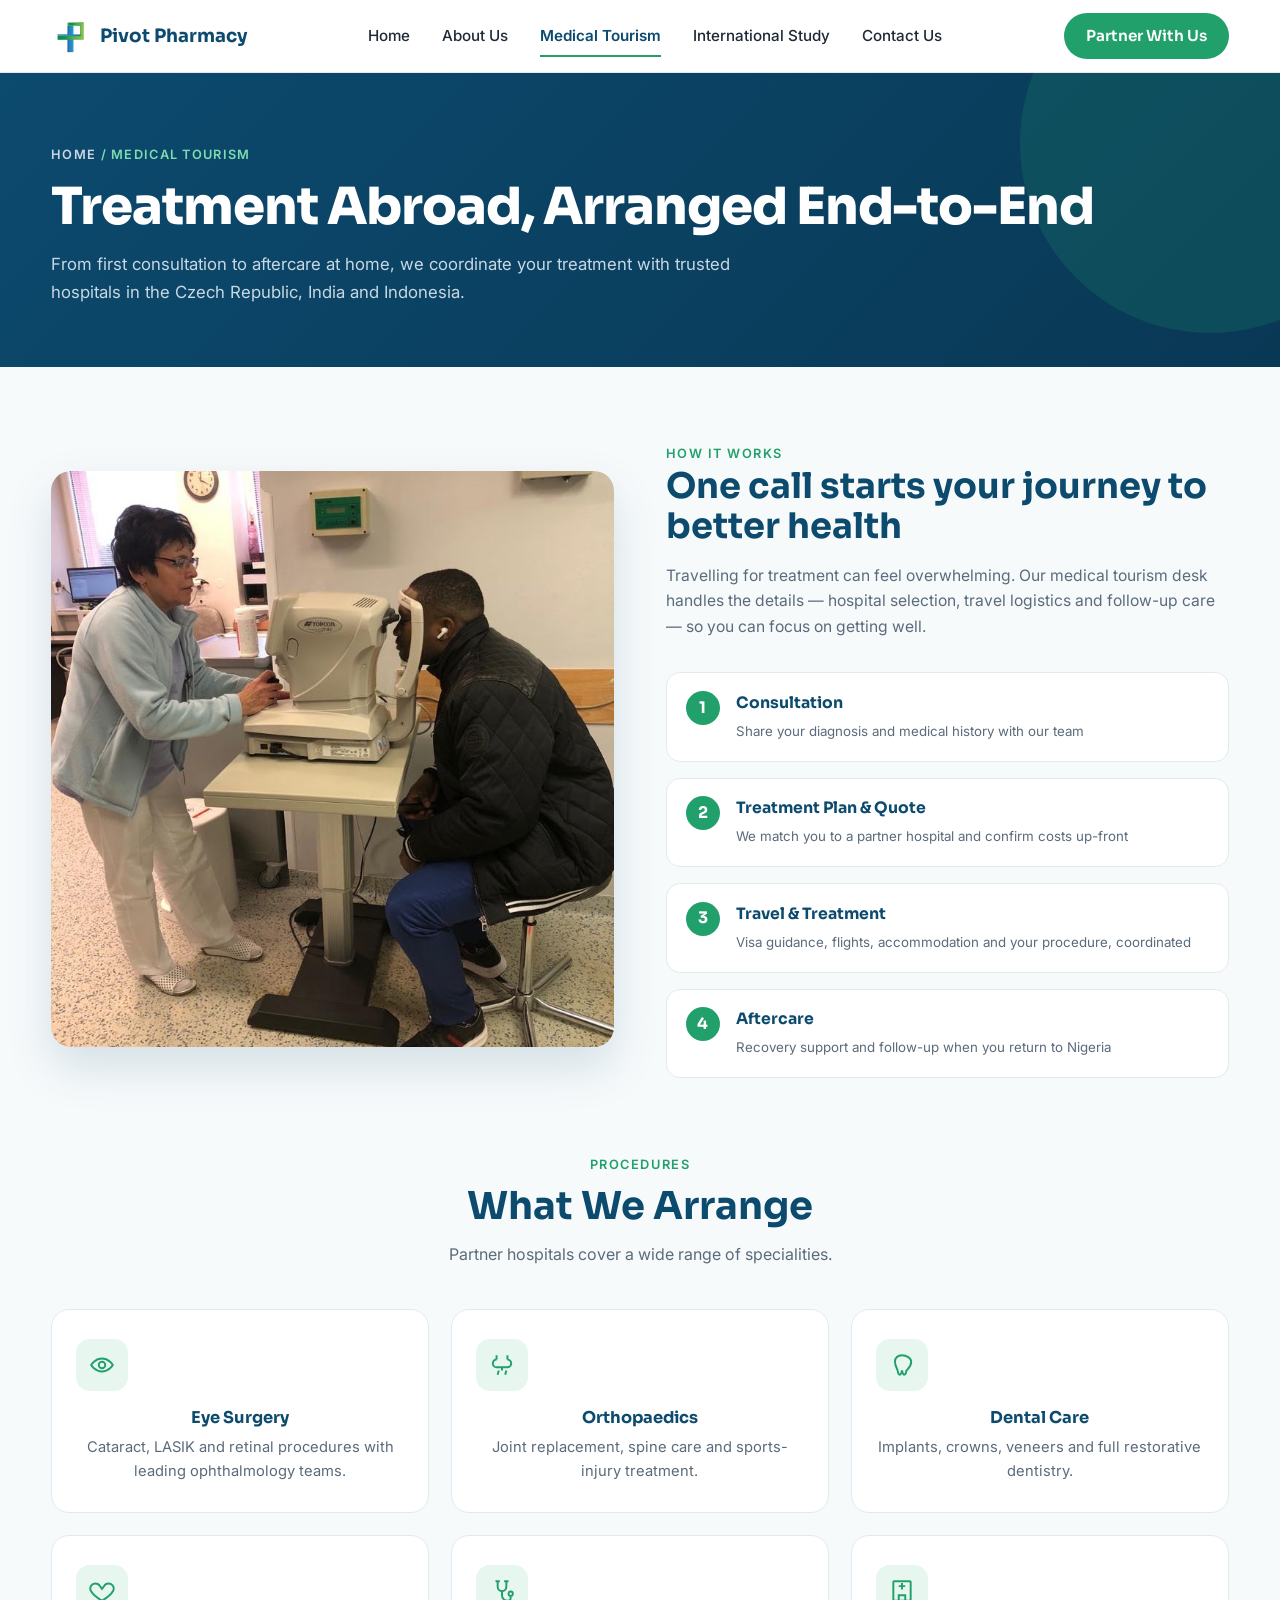
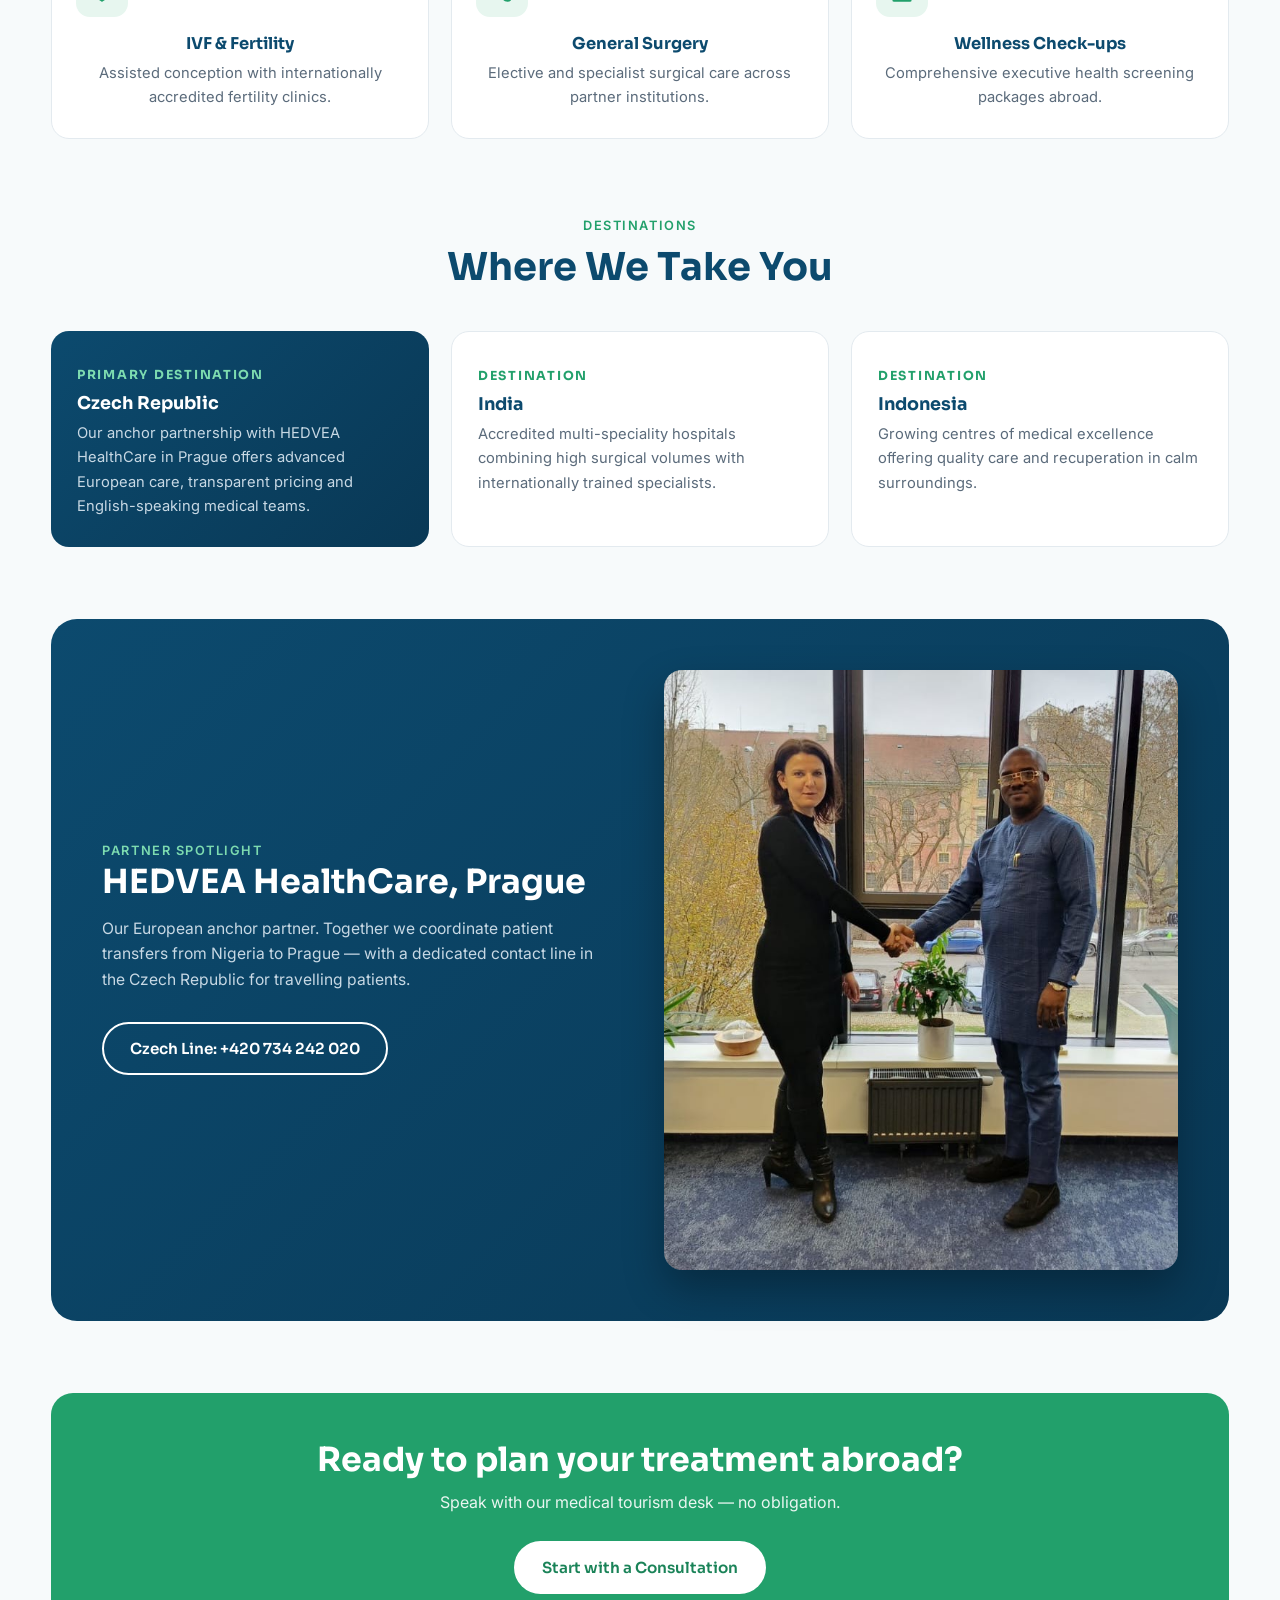
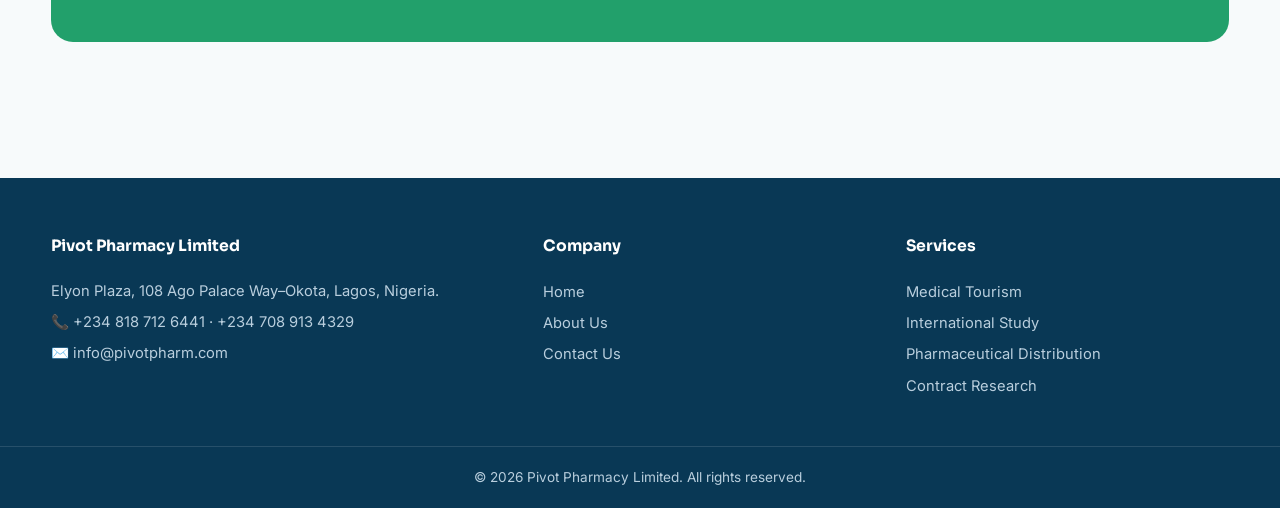
<file: medical-tourism.html>
<!DOCTYPE html>
<html lang="en">
<head>
<meta charset="UTF-8">
<meta name="viewport" content="width=device-width, initial-scale=1.0">
<title>Medical Tourism | Treatment in Czech Republic, India & Indonesia — Pivot Pharmacy</title>
<meta name="description" content="Pivot Pharmacy arranges treatment abroad — eye surgery, orthopaedics, dental care, IVF and more — with our partner hospital in Prague and accredited institutions in India and Indonesia.">
<link rel="canonical" href="https://pivotpharmacy.topservice.ng/medical-tourism">
<meta property="og:type" content="website">
<meta property="og:site_name" content="Pivot Pharmacy">
<meta property="og:title" content="Medical Tourism — Pivot Pharmacy">
<meta property="og:description" content="World-class treatment abroad, arranged end-to-end: Czech Republic, India and Indonesia.">
<meta property="og:url" content="https://pivotpharmacy.topservice.ng/medical-tourism">
<meta property="og:image" content="https://pivotpharmacy.topservice.ng/assets/prague.jpg">
<meta name="twitter:card" content="summary_large_image">
<meta name="theme-color" content="#0C4A6E">
<link rel="icon" type="image/png" href="assets/logo.png">
<link rel="apple-touch-icon" href="assets/logo.png">
<link rel="preconnect" href="https://fonts.googleapis.com">
<link rel="preconnect" href="https://fonts.gstatic.com" crossorigin>
<link href="https://fonts.googleapis.com/css2?family=Sora:wght@500;600;700;800&family=Inter:wght@400;500;600&display=swap" rel="stylesheet">
<link rel="stylesheet" href="assets/style.css">
</head>
<body>

<header>
  <div class="wrap nav">
    <a href="/" class="brand"><img src="assets/logo.png" alt="Pivot Pharmacy logo"><span>Pivot Pharmacy</span></a>
    <nav class="menu" id="menu" aria-label="Main navigation">
      <a href="/">Home</a>
      <a href="about">About Us</a>
      <a href="medical-tourism" class="active" aria-current="page">Medical Tourism</a>
      <a href="international-study">International Study</a>
      <a href="contact">Contact Us</a>
    </nav>
    <a href="contact" class="btn btn-green">Partner With Us</a>
    <button class="burger" id="burger" aria-label="Menu" aria-expanded="false">☰</button>
  </div>
</header>

<main>
<div class="page-hero">
  <div class="wrap">
    <span class="crumbs"><a href="/">Home</a> / Medical Tourism</span>
    <h1>Treatment Abroad, Arranged End-to-End</h1>
    <p>From first consultation to aftercare at home, we coordinate your treatment with trusted hospitals in the Czech Republic, India and Indonesia.</p>
  </div>
</div>

<div class="wrap">
  <section>
    <div class="split">
      <div class="media"><img src="assets/clinic-eye.jpg" alt="Pre-operative eye examination at a Pivot partner clinic" loading="lazy" width="768" height="576"></div>
      <div>
        <span class="sec-tag">How it works</span>
        <h2>One call starts your journey to better health</h2>
        <p>Travelling for treatment can feel overwhelming. Our medical tourism desk handles the details — hospital selection, travel logistics and follow-up care — so you can focus on getting well.</p>
        <ol class="lsteps">
          <li><span class="n">1</span><div><b>Consultation</b><small>Share your diagnosis and medical history with our team</small></div></li>
          <li><span class="n">2</span><div><b>Treatment Plan &amp; Quote</b><small>We match you to a partner hospital and confirm costs up-front</small></div></li>
          <li><span class="n">3</span><div><b>Travel &amp; Treatment</b><small>Visa guidance, flights, accommodation and your procedure, coordinated</small></div></li>
          <li><span class="n">4</span><div><b>Aftercare</b><small>Recovery support and follow-up when you return to Nigeria</small></div></li>
        </ol>
      </div>
    </div>
  </section>

  <section class="center" style="padding-top:0">
    <span class="sec-tag">Procedures</span>
    <h2 class="sec-title">What We Arrange</h2>
    <p class="sec-sub">Partner hospitals cover a wide range of specialities.</p>
    <div class="tri">
      <div class="card">
        <div class="ic"><svg viewBox="0 0 24 24"><path d="M2 12s3.5-6 10-6 10 6 10 6-3.5 6-10 6-10-6-10-6Z"/><circle cx="12" cy="12" r="3"/></svg></div>
        <h3>Eye Surgery</h3><p>Cataract, LASIK and retinal procedures with leading ophthalmology teams.</p>
      </div>
      <div class="card">
        <div class="ic"><svg viewBox="0 0 24 24"><path d="M7 3v4M7 7c-2 0-3.5 1.5-3.5 3.5S5 14 7 14h10c2 0 3.5-1.5 3.5-3.5S19 7 17 7m0-4v4M8 21l1-4m6 4 1-4M12 14v3"/></svg></div>
        <h3>Orthopaedics</h3><p>Joint replacement, spine care and sports-injury treatment.</p>
      </div>
      <div class="card">
        <div class="ic"><svg viewBox="0 0 24 24"><path d="M12 3C8 3 5.5 5.5 5.5 9c0 4 2 5.5 2.5 8.5.2 1.5 1 3.5 2 3.5s1.5-2 2-4c.5 2 1 4 2 4s1.8-2 2-3.5C18.5 14.5 20.5 13 20.5 9 20.5 5.5 16 3 12 3Z"/></svg></div>
        <h3>Dental Care</h3><p>Implants, crowns, veneers and full restorative dentistry.</p>
      </div>
      <div class="card">
        <div class="ic"><svg viewBox="0 0 24 24"><path d="M12 21s-8-4.7-10.3-9.2C.2 8.6 2.4 5 5.8 5c2 0 3.6 1.1 4.4 2.6L12 10l1.8-2.4C14.6 6.1 16.2 5 18.2 5c3.4 0 5.6 3.6 4.1 6.8C20 16.3 12 21 12 21Z"/></svg></div>
        <h3>IVF &amp; Fertility</h3><p>Assisted conception with internationally accredited fertility clinics.</p>
      </div>
      <div class="card">
        <div class="ic"><svg viewBox="0 0 24 24"><path d="M8 3v5a4 4 0 0 0 8 0V3M6 3h4m4 0h4M12 12v4a5 5 0 0 0 5 5h.5a2.5 2.5 0 0 0 2.5-2.5V17"/><circle cx="20" cy="14.5" r="2"/></svg></div>
        <h3>General Surgery</h3><p>Elective and specialist surgical care across partner institutions.</p>
      </div>
      <div class="card">
        <div class="ic"><svg viewBox="0 0 24 24"><path d="M4.8 3h14.4A.8.8 0 0 1 20 3.8v16.4a.8.8 0 0 1-.8.8H4.8a.8.8 0 0 1-.8-.8V3.8A.8.8 0 0 1 4.8 3Z"/><path d="M9 21v-5h6v5M9 7.5h6M12 4.5v6"/></svg></div>
        <h3>Wellness Check-ups</h3><p>Comprehensive executive health screening packages abroad.</p>
      </div>
    </div>
  </section>

  <section style="padding-top:0">
    <div class="center">
      <span class="sec-tag">Destinations</span>
      <h2 class="sec-title">Where We Take You</h2>
    </div>
    <div class="dest">
      <div class="dest-card primary">
        <span class="flag" style="color:#7DDBB0">Primary Destination</span>
        <h3>Czech Republic</h3>
        <p>Our anchor partnership with HEDVEA HealthCare in Prague offers advanced European care, transparent pricing and English-speaking medical teams.</p>
      </div>
      <div class="dest-card">
        <span class="flag">Destination</span>
        <h3>India</h3>
        <p>Accredited multi-speciality hospitals combining high surgical volumes with internationally trained specialists.</p>
      </div>
      <div class="dest-card">
        <span class="flag">Destination</span>
        <h3>Indonesia</h3>
        <p>Growing centres of medical excellence offering quality care and recuperation in calm surroundings.</p>
      </div>
    </div>
  </section>

  <section style="padding-top:0">
    <div class="band">
      <div>
        <span class="sec-tag" style="color:#7DDBB0">Partner Spotlight</span>
        <h2>HEDVEA HealthCare, Prague</h2>
        <p>Our European anchor partner. Together we coordinate patient transfers from Nigeria to Prague — with a dedicated contact line in the Czech Republic for travelling patients.</p>
        <p><a href="tel:+420734242020" class="btn btn-outline">Czech Line: +420 734 242 020</a></p>
      </div>
      <img src="assets/prague.jpg" alt="HEDVEA HealthCare partner facility in Prague" loading="lazy" width="800" height="600">
    </div>
  </section>

  <section style="padding-top:0">
    <div class="cta">
      <h2>Ready to plan your treatment abroad?</h2>
      <p>Speak with our medical tourism desk — no obligation.</p>
      <a href="contact" class="btn btn-white">Start with a Consultation</a>
    </div>
  </section>
</div>
</main>

<footer>
  <div class="wrap foot">
    <div>
      <h4>Pivot Pharmacy Limited</h4>
      <p>Elyon Plaza, 108 Ago Palace Way–Okota, Lagos, Nigeria.</p>
      <p>📞 <a href="tel:+2348187126441" style="display:inline;color:#B9CEDD">+234 818 712 6441</a> · <a href="tel:+2347089134329" style="display:inline;color:#B9CEDD">+234 708 913 4329</a></p>
      <p>✉️ <a href="mailto:info@pivotpharm.com" style="display:inline;color:#B9CEDD">info@pivotpharm.com</a></p>
    </div>
    <div>
      <h4>Company</h4>
      <a href="/">Home</a><a href="about">About Us</a><a href="contact">Contact Us</a>
    </div>
    <div>
      <h4>Services</h4>
      <a href="medical-tourism">Medical Tourism</a><a href="international-study">International Study</a><a href="contact">Pharmaceutical Distribution</a><a href="contact">Contract Research</a>
    </div>
  </div>
  <div class="copy">© 2026 Pivot Pharmacy Limited. All rights reserved.</div>
</footer>

<script src="assets/main.js" defer></script>
</body>
</html>
</file>
<file: assets/style.css>
/* ============================================================
   PIVOT PHARMACY — "Clinical Trust" design system
   Shared stylesheet for all pages (single request, cacheable)
   ============================================================ */
:root{
  --blue:#0C4A6E; --blue-dark:#093855; --green:#22A06B; --green-dark:#1A8358;
  --bg:#F7FAFB; --white:#fff; --text:#1F2937; --muted:#5B6B7B; --line:#E3EAEF;
  --head:'Sora',sans-serif; --body:'Inter',sans-serif;
}
*{margin:0;padding:0;box-sizing:border-box}
body{font-family:var(--body);color:var(--text);background:var(--bg);line-height:1.65}
img{display:block;max-width:100%}
.wrap{width:min(1180px,92%);margin:0 auto}
h1,h2,h3{font-family:var(--head);line-height:1.15}

/* ---------- HEADER ---------- */
header{position:sticky;top:0;z-index:50;background:rgba(255,255,255,.94);backdrop-filter:blur(8px);border-bottom:1px solid var(--line)}
.nav{display:flex;align-items:center;justify-content:space-between;height:72px}
.brand{display:flex;align-items:center;gap:.65rem;text-decoration:none}
.brand img{height:38px;width:38px;border-radius:8px}
.brand span{font-family:var(--head);font-weight:700;font-size:1.15rem;color:var(--blue)}
nav.menu{display:flex;gap:2rem;align-items:center}
.menu a{color:var(--text);text-decoration:none;font-size:.95rem;font-weight:500;padding:.3rem 0;position:relative}
.menu a::after{content:"";position:absolute;left:0;bottom:-4px;width:0;height:2px;background:var(--green);transition:width .25s}
.menu a:hover::after,.menu a.active::after{width:100%}
.menu a.active{color:var(--blue);font-weight:600}
.btn{display:inline-block;font-family:var(--head);font-weight:600;font-size:.95rem;padding:.75rem 1.6rem;border-radius:999px;text-decoration:none;transition:.25s;cursor:pointer;border:2px solid transparent}
.btn-green{background:var(--green);color:#fff}
.btn-green:hover{background:var(--green-dark)}
.btn-outline{border-color:var(--blue);color:var(--blue);background:transparent}
.btn-outline:hover{background:var(--blue);color:#fff}
.nav .btn{padding:.55rem 1.25rem}
.burger{display:none;background:none;border:none;font-size:1.7rem;cursor:pointer;color:var(--blue)}
@media(max-width:900px){
  nav.menu{position:absolute;top:72px;left:0;right:0;background:#fff;flex-direction:column;align-items:flex-start;
    padding:1rem 5%;gap:1rem;border-bottom:1px solid var(--line);display:none}
  nav.menu.open{display:flex}
  .burger{display:block}
  .nav .btn{display:none}
}

/* ---------- HOME HERO ---------- */
.hero{padding:4.5rem 0 4rem}
.hero-grid{display:grid;grid-template-columns:1.05fr 1fr;gap:3.5rem;align-items:center}
.eyebrow{display:inline-block;font-size:.8rem;font-weight:600;letter-spacing:.12em;text-transform:uppercase;color:var(--green);background:#E7F6EF;padding:.4rem .9rem;border-radius:999px;margin-bottom:1.2rem}
.hero h1{font-size:clamp(2.3rem,4.6vw,3.6rem);font-weight:800;color:var(--blue);letter-spacing:-.02em}
.hero h1 em{font-style:normal;color:var(--green)}
.hero p.lede{margin:1.2rem 0 2rem;font-size:1.08rem;color:var(--muted);max-width:34rem}
.hero-cta{display:flex;gap:1rem;flex-wrap:wrap}
.hero-photo{position:relative}
.hero-photo img{border-radius:22px;box-shadow:0 22px 55px rgba(12,74,110,.18);aspect-ratio:4/3.2;object-fit:cover;width:100%}
.chip{position:absolute;background:#fff;border-radius:12px;box-shadow:0 10px 28px rgba(12,74,110,.16);padding:.7rem 1rem;font-size:.82rem}
.chip b{display:block;font-family:var(--head);color:var(--blue);font-size:1.05rem}
.chip small{color:var(--muted)}
.chip.c1{top:1.2rem;left:-1.4rem}
.chip.c2{bottom:2rem;right:-1rem}
@media(max-width:900px){.hero-grid{grid-template-columns:1fr}.chip.c1{left:.8rem}.chip.c2{right:.8rem}}

/* ---------- TRUST BAND ---------- */
.trust{background:#fff;border-block:1px solid var(--line);padding:1.4rem 0}
.trust .wrap{display:flex;flex-wrap:wrap;gap:1rem;align-items:center;justify-content:center}
.trust span.k{font-size:.78rem;letter-spacing:.1em;text-transform:uppercase;color:var(--muted);margin-right:.5rem}
.badge{border:1px solid var(--line);border-radius:999px;padding:.5rem 1.1rem;font-size:.88rem;font-weight:600;color:#9AA7B4;filter:grayscale(1);transition:.3s}
.badge:hover{filter:none;color:var(--blue);border-color:var(--blue)}

/* ---------- GENERIC SECTIONS ---------- */
section{padding:4.5rem 0}
.center{text-align:center}
.sec-tag{font-size:.8rem;font-weight:600;letter-spacing:.12em;text-transform:uppercase;color:var(--green)}
.sec-title{font-size:clamp(1.7rem,3vw,2.4rem);color:var(--blue);font-weight:700;margin:.5rem 0 .8rem}
.sec-sub{color:var(--muted);max-width:44rem;margin:0 auto}

/* services cards */
.cards{display:grid;grid-template-columns:repeat(4,1fr);gap:1.4rem;margin-top:3rem}
.card{background:#fff;border:1px solid var(--line);border-radius:18px;padding:1.8rem 1.5rem;transition:.3s;display:flex;flex-direction:column}
.card:hover{transform:translateY(-6px);box-shadow:0 18px 40px rgba(12,74,110,.12)}
.card .ic{width:52px;height:52px;border-radius:14px;background:#E7F6EF;display:grid;place-items:center;margin-bottom:1.1rem}
.card .ic svg{width:26px;height:26px;stroke:var(--green);fill:none;stroke-width:1.8}
.card h3{font-size:1.06rem;color:var(--blue);margin-bottom:.45rem}
.card p{font-size:.92rem;color:var(--muted)}
.card a.more{margin-top:auto;padding-top:1rem;font-size:.9rem;font-weight:600;color:var(--green);text-decoration:none}
.card a.more:hover{color:var(--green-dark)}
@media(max-width:1000px){.cards{grid-template-columns:repeat(2,1fr)}}
@media(max-width:640px){.cards{grid-template-columns:1fr}}

/* medical tourism band */
.band{background:linear-gradient(135deg,var(--blue) 0%,var(--blue-dark) 100%);border-radius:26px;color:#fff;padding:3.2rem;display:grid;grid-template-columns:1fr 1fr;gap:3rem;align-items:center}
.band h2{font-size:clamp(1.6rem,2.6vw,2.2rem)}
.band p{color:#C7D8E4;margin:.9rem 0 1.8rem;font-size:.98rem}
.band img{border-radius:18px;aspect-ratio:4/3;object-fit:cover;box-shadow:0 18px 40px rgba(0,0,0,.3)}
.steps{display:flex;flex-direction:column;gap:.9rem}
.step{display:flex;gap:1rem;align-items:flex-start}
.step b{display:block;font-family:var(--head)}
.step small{color:#A9C2D4}
.step .n{flex:0 0 34px;height:34px;border-radius:50%;background:var(--green);display:grid;place-items:center;font-family:var(--head);font-weight:700}
.band .btn-outline{border-color:#fff;color:#fff;background:transparent}
.band .btn-outline:hover{background:#fff;color:var(--blue)}
@media(max-width:900px){.band{grid-template-columns:1fr}}

/* team */
.team{display:grid;grid-template-columns:repeat(3,1fr);gap:1.4rem;margin-top:2.6rem}
.member{background:#fff;border:1px solid var(--line);border-radius:18px;padding:2rem 1.5rem;text-align:center;transition:.3s}
.member:hover{transform:translateY(-5px);box-shadow:0 16px 36px rgba(12,74,110,.1)}
.avatar{width:92px;height:92px;border-radius:50%;margin:0 auto 1.1rem;display:grid;place-items:center;background:linear-gradient(135deg,var(--blue),var(--green));color:#fff;font-family:var(--head);font-weight:700;font-size:1.5rem}
.member b{display:block;font-family:var(--head);color:var(--blue);font-size:1.02rem}
.member small{color:var(--muted)}
@media(max-width:820px){.team{grid-template-columns:1fr}}

/* partners */
.logo-strip{display:flex;flex-wrap:wrap;gap:1rem;justify-content:center;margin-top:2.2rem}
.logo-chip{font-family:var(--head);font-weight:600;color:#8FA1B1;border:1px solid var(--line);background:#fff;border-radius:12px;padding:.9rem 1.5rem}

/* cta strip */
.cta{background:var(--green);border-radius:22px;padding:3rem;text-align:center;color:#fff}
.cta h2{font-size:clamp(1.5rem,2.6vw,2.1rem)}
.cta p{opacity:.9;margin:.6rem 0 1.6rem}
.btn-white{background:#fff;color:var(--green-dark)}
.btn-white:hover{background:#EFFFF7}

/* footer */
footer{background:var(--blue-dark);color:#B9CEDD;padding:3.5rem 0 0;margin-top:4rem}
.foot{display:grid;grid-template-columns:1.4fr 1fr 1fr;gap:2.5rem}
.foot h4{font-family:var(--head);color:#fff;margin-bottom:1rem;font-size:.98rem}
.foot a{color:#B9CEDD;text-decoration:none;display:block;font-size:.92rem;padding:.22rem 0}
.foot a:hover{color:#fff}
.foot p{font-size:.92rem;padding:.2rem 0}
.copy{border-top:1px solid rgba(255,255,255,.12);margin-top:2.8rem;padding:1.2rem 0;text-align:center;font-size:.85rem}
@media(max-width:820px){.foot{grid-template-columns:1fr}}

/* ============================================================
   SUBPAGE COMPONENTS
   ============================================================ */
/* page hero band */
.page-hero{background:linear-gradient(135deg,var(--blue) 0%,var(--blue-dark) 100%);color:#fff;padding:4.2rem 0 3.8rem;position:relative;overflow:hidden}
.page-hero::after{content:"";position:absolute;right:-120px;top:-120px;width:380px;height:380px;border-radius:50%;background:rgba(34,160,107,.18)}
.crumbs{font-size:.8rem;letter-spacing:.1em;text-transform:uppercase;color:#7DDBB0;font-weight:600}
.crumbs a{color:#C7D8E4;text-decoration:none}
.crumbs a:hover{color:#fff}
.page-hero h1{font-size:clamp(2rem,4.4vw,3.2rem);font-weight:800;margin:.7rem 0 .9rem;letter-spacing:-.02em;position:relative;z-index:1}
.page-hero p{color:#C7D8E4;max-width:44rem;font-size:1.05rem;position:relative;z-index:1}

/* split rows */
.split{display:grid;grid-template-columns:1fr 1fr;gap:3.2rem;align-items:center}
.split.rev>.media{order:2}
.split h2{font-size:clamp(1.6rem,2.8vw,2.2rem);color:var(--blue);font-weight:700;margin-bottom:1rem}
.split p{color:var(--muted);margin-bottom:1rem;font-size:.98rem}
.split .media img{border-radius:20px;box-shadow:0 20px 46px rgba(12,74,110,.15);width:100%;aspect-ratio:4/3;object-fit:cover}
@media(max-width:860px){.split{grid-template-columns:1fr}.split.rev>.media{order:0}}

/* tick list */
.ticks{list-style:none;margin-top:1.2rem}
.ticks li{display:flex;gap:.8rem;align-items:flex-start;padding:.45rem 0;color:var(--text);font-size:.97rem}
.ticks svg{flex:0 0 22px;height:22px;stroke:var(--green);fill:none;stroke-width:2.4;margin-top:.15rem}

/* value / procedure mini-cards (3/2-col variants) */
.tri{display:grid;grid-template-columns:repeat(3,1fr);gap:1.4rem;margin-top:2.6rem}
.tri .card h3{font-size:1.02rem}
@media(max-width:860px){.tri{grid-template-columns:1fr}}

/* destination cards */
.dest{display:grid;grid-template-columns:repeat(3,1fr);gap:1.4rem;margin-top:2.6rem}
.dest-card{background:#fff;border:1px solid var(--line);border-radius:18px;padding:1.8rem 1.6rem;transition:.3s}
.dest-card:hover{transform:translateY(-5px);box-shadow:0 16px 36px rgba(12,74,110,.11)}
.dest-card .flag{font-family:var(--head);font-weight:700;font-size:.78rem;letter-spacing:.14em;text-transform:uppercase;color:var(--green)}
.dest-card h3{color:var(--blue);margin:.4rem 0 .5rem;font-size:1.1rem}
.dest-card p{font-size:.92rem;color:var(--muted)}
.dest-card.primary{background:linear-gradient(135deg,var(--blue),var(--blue-dark));border:none;color:#fff}
.dest-card.primary h3{color:#fff}
.dest-card.primary p{color:#C7D8E4}
@media(max-width:860px){.dest{grid-template-columns:1fr}}

/* light steps (non-band version) */
.lsteps{list-style:none;margin-top:2rem;display:flex;flex-direction:column;gap:1rem}
.lsteps li{display:flex;gap:1rem;align-items:flex-start;background:#fff;border:1px solid var(--line);border-radius:14px;padding:1.1rem 1.2rem}
.lsteps .n{flex:0 0 34px;height:34px;border-radius:50%;background:var(--green);color:#fff;display:grid;place-items:center;font-family:var(--head);font-weight:700}
.lsteps b{display:block;font-family:var(--head);color:var(--blue);font-size:.98rem}
.lsteps small{color:var(--muted)}

/* chips row (fields of study etc.) */
.chiprow{display:flex;flex-wrap:wrap;gap:.7rem;margin-top:1.6rem}
.chiprow span{border:1px solid var(--line);background:#fff;border-radius:999px;padding:.5rem 1.1rem;font-size:.88rem;font-weight:600;color:var(--blue)}

/* stat mini-band */
.stats-band{background:#fff;border-block:1px solid var(--line);padding:2.4rem 0}
.stats-band .wrap{display:grid;grid-template-columns:repeat(4,1fr);gap:1.6rem;text-align:center}
.stats-band b{display:block;font-family:var(--head);font-weight:800;font-size:clamp(1.8rem,3.4vw,2.6rem);color:var(--blue)}
.stats-band b i{font-style:normal;color:var(--green)}
.stats-band span{color:var(--muted);font-size:.9rem}
@media(max-width:700px){.stats-band .wrap{grid-template-columns:1fr 1fr}}

/* contact page */
.contact-grid{display:grid;grid-template-columns:repeat(3,1fr);gap:1.4rem;margin-top:3rem}
.info-card{background:#fff;border:1px solid var(--line);border-radius:18px;padding:1.8rem 1.6rem;text-align:center;transition:.3s}
.info-card:hover{transform:translateY(-4px);box-shadow:0 14px 32px rgba(12,74,110,.1)}
.info-card .ic{width:54px;height:54px;border-radius:14px;background:#E7F6EF;display:grid;place-items:center;margin:0 auto 1rem}
.info-card .ic svg{width:26px;height:26px;stroke:var(--green);fill:none;stroke-width:1.8}
.info-card h3{color:var(--blue);font-size:1.02rem;margin-bottom:.4rem}
.info-card p,.info-card a{font-size:.93rem;color:var(--muted);text-decoration:none;display:block;padding:.12rem 0}
.info-card a{color:var(--blue);font-weight:600}
.info-card a:hover{color:var(--green)}
@media(max-width:860px){.contact-grid{grid-template-columns:1fr}}

.form-wrap{display:grid;grid-template-columns:1.1fr .9fr;gap:3rem;align-items:start}
.form{background:#fff;border:1px solid var(--line);border-radius:20px;padding:2.2rem}
.form h2{color:var(--blue);font-size:1.3rem;margin-bottom:1.4rem}
.field{margin-bottom:1.1rem}
.field label{display:block;font-size:.86rem;font-weight:600;color:var(--blue);margin-bottom:.35rem}
.field input,.field textarea,.field select{width:100%;font-family:var(--body);font-size:.95rem;color:var(--text);background:#FBFDFE;border:1px solid var(--line);border-radius:10px;padding:.75rem .9rem;transition:.2s}
.field input:focus,.field textarea:focus,.field select:focus{outline:none;border-color:var(--green);box-shadow:0 0 0 3px rgba(34,160,107,.15)}
.field textarea{min-height:130px;resize:vertical}
.form .note{font-size:.82rem;color:var(--muted);margin-top:.9rem}
.form .ok{display:none;background:#E7F6EF;border:1px solid #B7E7D1;color:var(--green-dark);border-radius:10px;padding:.9rem 1rem;font-size:.92rem;margin-bottom:1rem}
.form .ok.show{display:block}
.side-panel{background:linear-gradient(135deg,var(--blue),var(--blue-dark));border-radius:20px;color:#fff;padding:2.2rem}
.side-panel h3{margin-bottom:1rem;font-size:1.15rem}
.side-panel p{color:#C7D8E4;font-size:.93rem;margin-bottom:.9rem}
.side-panel a{color:#fff;font-weight:600;text-decoration:none;display:block;padding:.28rem 0;font-size:.95rem}
.side-panel a:hover{color:#7DDBB0}
.side-panel hr{border:none;border-top:1px solid rgba(255,255,255,.15);margin:1.2rem 0}
@media(max-width:900px){.form-wrap{grid-template-columns:1fr}}

/* map panel */
.map-panel{margin-top:4.5rem;background:#fff;border:1px solid var(--line);border-radius:20px;overflow:hidden;display:grid;grid-template-columns:1fr 1fr}
.map-panel .addr{padding:2.4rem}
.map-panel .addr h3{color:var(--blue);margin-bottom:.6rem}
.map-panel .addr p{color:var(--muted);font-size:.95rem}
.map-visual{position:relative;min-height:280px;background:linear-gradient(135deg,#DCEAF2,#BFD6E4);display:grid;place-items:center}
.map-pin{text-align:center;color:var(--blue)}
.map-pin svg{width:46px;height:46px;stroke:var(--blue);fill:#E7F6EF;stroke-width:1.4;margin:0 auto .5rem}
.map-pin small{color:var(--muted)}
@media(max-width:820px){.map-panel{grid-template-columns:1fr}}

/* 404 */
.nf{padding:6rem 0;text-align:center}
.nf b{font-family:var(--head);font-size:clamp(4rem,14vw,8rem);color:var(--line);display:block;line-height:1}
.nf h1{color:var(--blue);margin:.5rem 0 .8rem}
.nf p{color:var(--muted);margin-bottom:1.8rem}
</file>
